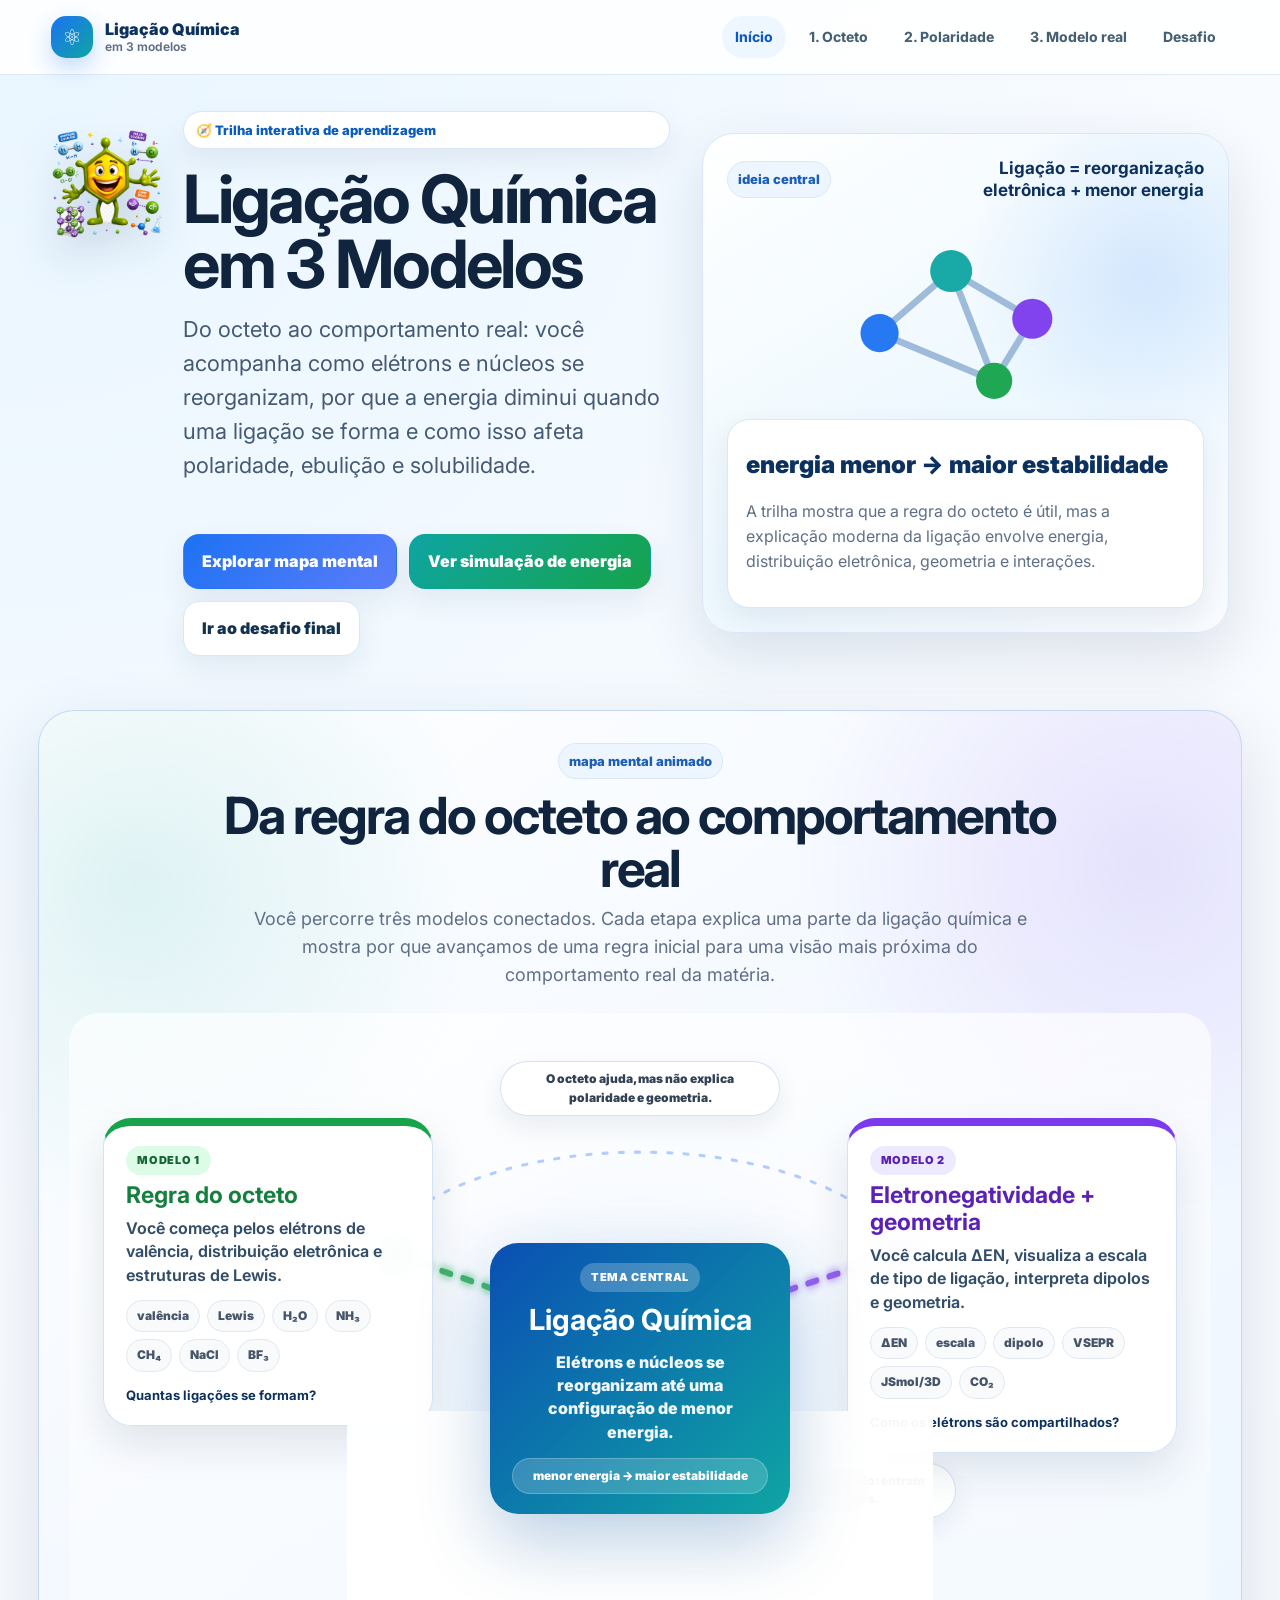
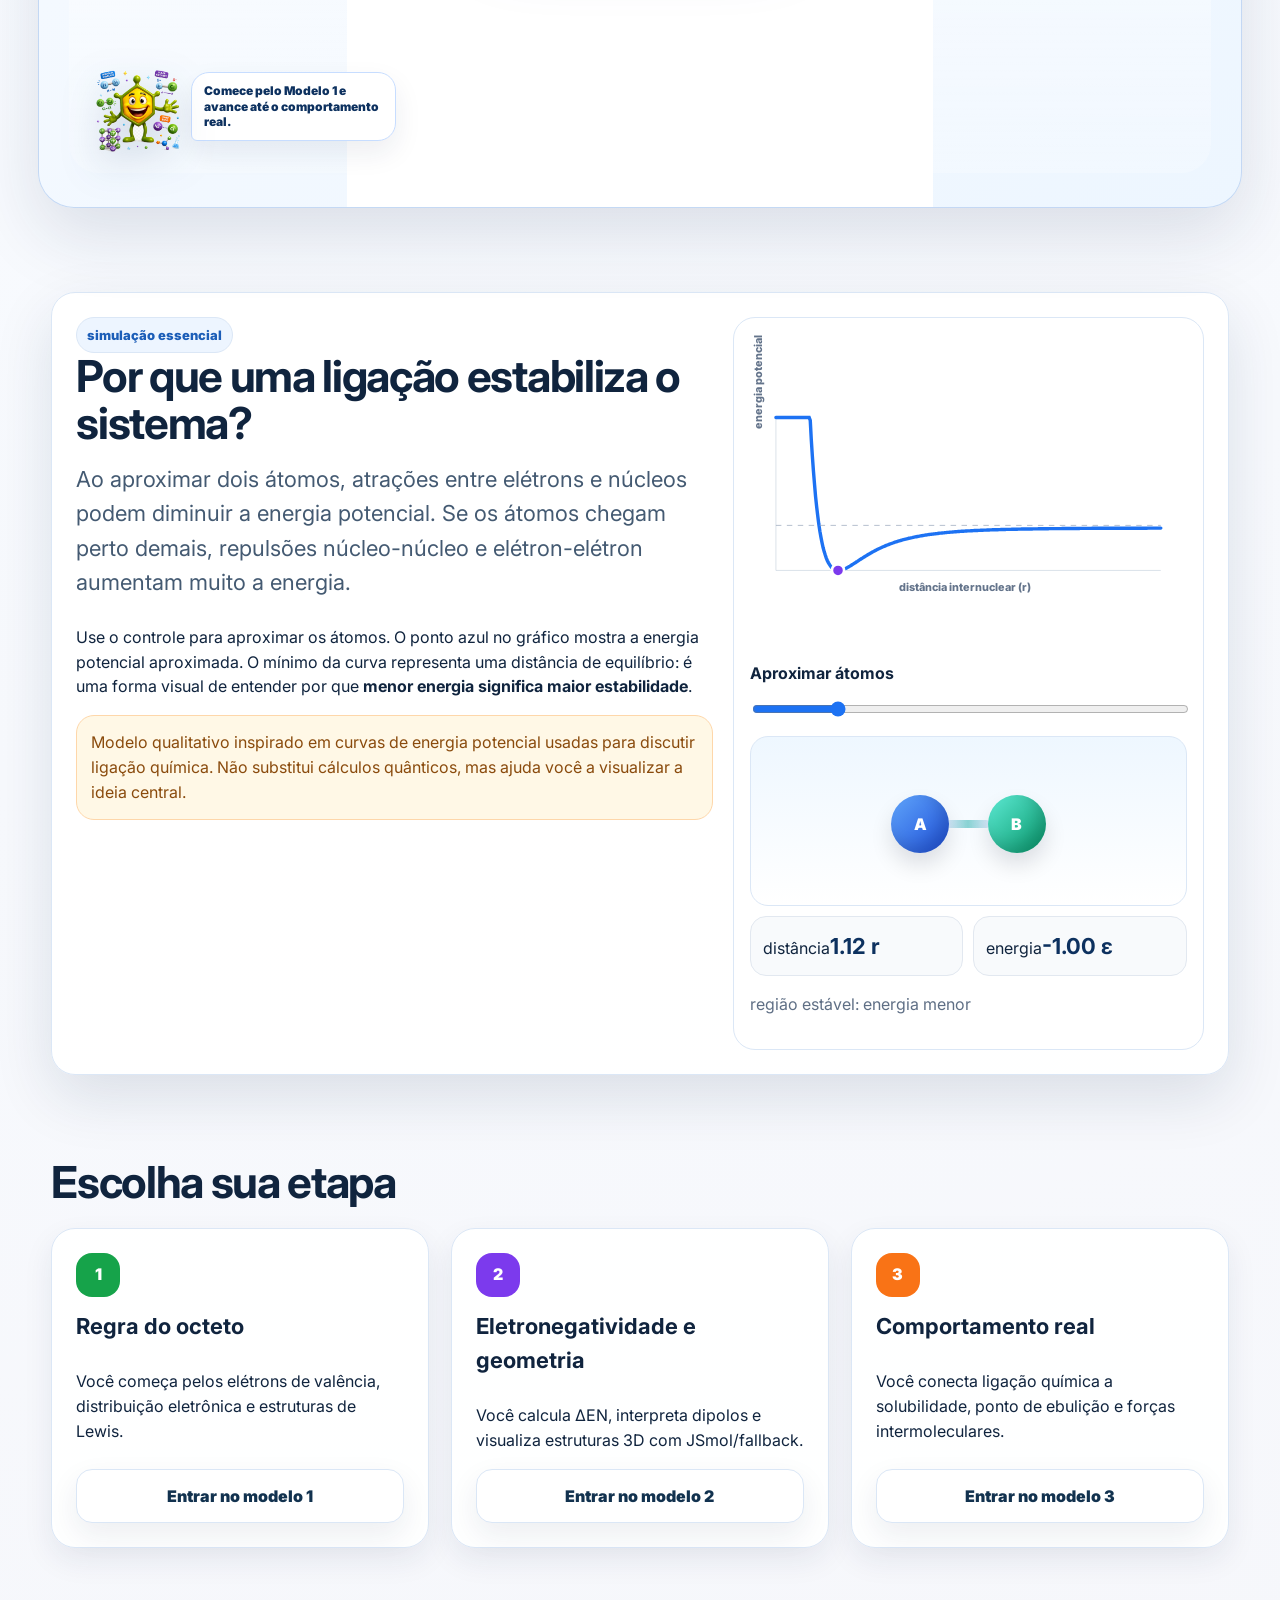
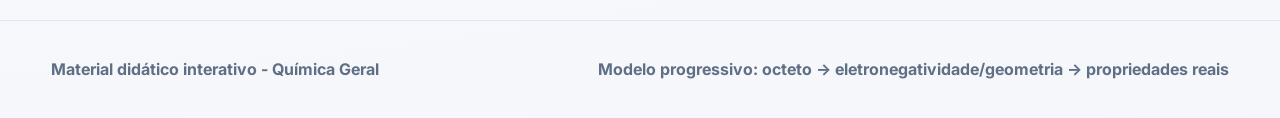
<file: index.html>
<!doctype html><html lang="pt-BR"><head><meta charset="utf-8"><meta name="viewport" content="width=device-width, initial-scale=1"><title>Ligação Química em 3 Modelos</title><link rel="preconnect" href="https://fonts.googleapis.com"><link rel="preconnect" href="https://fonts.gstatic.com" crossorigin><link href="https://fonts.googleapis.com/css2?family=Inter:wght@500;650;750;850;900&display=swap" rel="stylesheet"><link rel="stylesheet" href="assets/style.css"></head><body><header class="nav"><div class="container nav-inner"><a class="brand" href="index.html"><div class="brand-mark">⚛</div><div>Ligação Química<small>em 3 modelos</small></div></a><nav class="nav-links"><a class="active" href="index.html">Início</a><a class="" href="modelo1_octeto.html">1. Octeto</a><a class="" href="modelo2_eletronegatividade_geometria.html">2. Polaridade</a><a class="" href="modelo3_comportamento_real.html">3. Modelo real</a><a class="" href="desafio.html">Desafio</a></nav></div></header>
<main>
<section class="hero hero-v12"><div class="container hero-grid hero-grid-v12"><div class="hero-copy"><img src="assets/ben_ligacoes_transparente.png" class="hero-ben-left" alt="Ben, mascote da trilha, apresentando os modelos de ligação química"><span class="eyebrow">🧭 Trilha interativa de aprendizagem</span><h1>Ligação Química em 3 Modelos</h1><p class="lead">Do octeto ao comportamento real: você acompanha como elétrons e núcleos se reorganizam, por que a energia diminui quando uma ligação se forma e como isso afeta polaridade, ebulição e solubilidade.</p><div class="hero-actions"><a class="btn primary" href="#mapa">Explorar mapa mental</a><a class="btn green" href="#energia">Ver simulação de energia</a><a class="btn" href="desafio.html">Ir ao desafio final</a></div></div><div class="hero-card concept-card"><div class="concept-top"><span class="pill">ideia central</span><strong>Ligação = reorganização eletrônica + menor energia</strong></div><svg class="hero-molecule" viewBox="0 0 320 220"><g fill="none" stroke="#9ab8d9" stroke-width="7" stroke-linecap="round"><path d="M70 130 L145 65 L230 115 L190 180 L70 130"/><path d="M145 65 L190 180"/></g><g><circle cx="70" cy="130" r="20" fill="#1d72f3"/><circle cx="145" cy="65" r="22" fill="#0ea5a3"/><circle cx="230" cy="115" r="21" fill="#7c3aed"/><circle cx="190" cy="180" r="19" fill="#16a34a"/></g></svg><div class="formula-card formula-card-v12"><div class="eq">energia menor → maior estabilidade</div><p class="muted">A trilha mostra que a regra do octeto é útil, mas a explicação moderna da ligação envolve energia, distribuição eletrônica, geometria e interações.</p></div></div></div></section>

<section id="mapa" class="section section-map-v13">
  <div class="wide">
    <div class="map-v13-wrap">
      <div class="map-v13-title">
        <span class="pill">mapa mental animado</span>
        <h2>Da regra do octeto ao comportamento real</h2>
        <p>Você percorre três modelos conectados. Cada etapa explica uma parte da ligação química e mostra por que avançamos de uma regra inicial para uma visão mais próxima do comportamento real da matéria.</p>
      </div>

      <div class="map-v13-canvas" aria-label="Mapa mental da trilha de ligação química">
        <svg class="map-v13-lines" viewBox="0 0 1200 620" preserveAspectRatio="none" aria-hidden="true">
          <defs>
            <filter id="glowLine" x="-20%" y="-20%" width="140%" height="140%">
              <feGaussianBlur stdDeviation="4" result="blur"/>
              <feMerge><feMergeNode in="blur"/><feMergeNode in="SourceGraphic"/></feMerge>
            </filter>
            <marker id="arrowGreen" viewBox="0 0 10 10" refX="8" refY="5" markerWidth="7" markerHeight="7" orient="auto-start-reverse">
              <path d="M 0 0 L 10 5 L 0 10 z" fill="#16a34a"></path>
            </marker>
            <marker id="arrowPurple" viewBox="0 0 10 10" refX="8" refY="5" markerWidth="7" markerHeight="7" orient="auto-start-reverse">
              <path d="M 0 0 L 10 5 L 0 10 z" fill="#7c3aed"></path>
            </marker>
            <marker id="arrowOrange" viewBox="0 0 10 10" refX="8" refY="5" markerWidth="7" markerHeight="7" orient="auto-start-reverse">
              <path d="M 0 0 L 10 5 L 0 10 z" fill="#f97316"></path>
            </marker>
          </defs>

          <path class="v13-line v13-green" d="M600 272 C505 242 414 214 325 194" marker-end="url(#arrowGreen)"></path>
          <path class="v13-line v13-purple" d="M600 272 C697 242 793 214 890 194" marker-end="url(#arrowPurple)"></path>
          <path class="v13-line v13-orange" d="M600 325 C600 405 600 462 600 505" marker-end="url(#arrowOrange)"></path>

          <path class="v13-flow v13-flow-a" d="M335 178 C450 92 752 92 866 178"></path>
          <path class="v13-flow v13-flow-b" d="M875 252 C816 370 722 460 645 504"></path>
        </svg>

        <a class="map-v13-node map-v13-core" href="#energia">
          <span class="v13-kicker">tema central</span>
          <h3>Ligação Química</h3>
          <p>Elétrons e núcleos se reorganizam até uma configuração de menor energia.</p>
          <div class="v13-core-mini">menor energia → maior estabilidade</div>
        </a>

        <a class="map-v13-node map-v13-model map-v13-m1" href="modelo1_octeto.html">
          <span class="v13-kicker v13-green-bg">modelo 1</span>
          <h3>Regra do octeto</h3>
          <p>Você começa pelos elétrons de valência, distribuição eletrônica e estruturas de Lewis.</p>
          <div class="v13-subnodes">
            <span>valência</span><span>Lewis</span><span>H₂O</span><span>NH₃</span><span>CH₄</span><span>NaCl</span><span>BF₃</span>
          </div>
          <strong class="v13-question">Quantas ligações se formam?</strong>
        </a>

        <a class="map-v13-node map-v13-model map-v13-m2" href="modelo2_eletronegatividade_geometria.html">
          <span class="v13-kicker v13-purple-bg">modelo 2</span>
          <h3>Eletronegatividade + geometria</h3>
          <p>Você calcula ΔEN, visualiza a escala de tipo de ligação, interpreta dipolos e geometria.</p>
          <div class="v13-subnodes">
            <span>ΔEN</span><span>escala</span><span>dipolo</span><span>VSEPR</span><span>JSmol/3D</span><span>CO₂</span>
          </div>
          <strong class="v13-question">Como os elétrons são compartilhados?</strong>
        </a>

        <a class="map-v13-node map-v13-model map-v13-m3" href="modelo3_comportamento_real.html">
          <span class="v13-kicker v13-orange-bg">modelo 3</span>
          <h3>Comportamento real</h3>
          <p>Você conecta ligação química a energia, interações, massa molar, ebulição, solubilidade e hidratação.</p>
          <div class="v13-subnodes">
            <span>ebulição</span><span>solubilidade</span><span>London</span><span>ligação H</span><span>rede iônica</span>
          </div>
          <strong class="v13-question">Como a substância se comporta?</strong>
        </a>

        <div class="map-v13-bridge map-v13-bridge-a">O octeto ajuda, mas não explica polaridade e geometria.</div>
        <div class="map-v13-bridge map-v13-bridge-b">Polaridade não explica tudo: entram energia e interações.</div>

        <div class="map-v13-ben">
          <img src="assets/ben_ligacoes_transparente.png" alt="Ben, mascote da trilha">
          <div class="map-v13-speech">Comece pelo Modelo 1 e avance até o comportamento real.</div>
        </div>
      </div>
    </div>
  </div>
</section>
<section id="energia" class="section"><div class="container"><div class="card glow"><div class="energy-layout"><div><span class="pill">simulação essencial</span><h2>Por que uma ligação estabiliza o sistema?</h2><p class="lead">Ao aproximar dois átomos, atrações entre elétrons e núcleos podem diminuir a energia potencial. Se os átomos chegam perto demais, repulsões núcleo-núcleo e elétron-elétron aumentam muito a energia.</p><p>Use o controle para aproximar os átomos. O ponto azul no gráfico mostra a energia potencial aproximada. O mínimo da curva representa uma distância de equilíbrio: é uma forma visual de entender por que <strong>menor energia significa maior estabilidade</strong>.</p><div class="note">Modelo qualitativo inspirado em curvas de energia potencial usadas para discutir ligação química. Não substitui cálculos quânticos, mas ajuda você a visualizar a ideia central.</div></div><div class="energy-box"><svg id="energyGraph" class="energy-graph" viewBox="0 0 640 300"><line x1="38" y1="262" x2="602" y2="262" stroke="#cbd5e1"/><line x1="38" y1="38" x2="38" y2="262" stroke="#cbd5e1"/><text x="315" y="292" text-anchor="middle" fill="#64748b" font-weight="800">distância internuclear (r)</text><text x="18" y="55" transform="rotate(-90 18 55)" fill="#64748b" font-weight="800">energia potencial U(r)</text><path id="energyPath" fill="none" stroke="#1d72f3" stroke-width="5" stroke-linecap="round"/><line x1="38" y1="196" x2="602" y2="196" stroke="#94a3b8" stroke-dasharray="8 8"/><circle id="energyMarker" r="9" fill="#7c3aed" stroke="#fff" stroke-width="4"/></svg><label><strong>Aproximar átomos</strong><input id="distanceSlider" type="range" min="0.75" max="3.05" step="0.01" value="1.12"></label><div class="atom-stage" id="atomStage"><div id="bondGlow" class="bond-glow"></div><div id="atomA" class="atom a">A</div><div id="atomB" class="atom b">B</div></div><div class="energy-readout"><div class="readout"><span>distância</span><strong id="distVal">--</strong></div><div class="readout"><span>energia</span><strong id="uVal">--</strong></div></div><p id="energyState" class="muted"></p></div></div></div></div></section>
<section class="section"><div class="container"><h2>Escolha sua etapa</h2><div class="grid-3 path-cards"><article class="card model-card"><div class="num one">1</div><h3>Regra do octeto</h3><p>Você começa pelos elétrons de valência, distribuição eletrônica e estruturas de Lewis.</p><a class="btn" href="modelo1_octeto.html">Entrar no modelo 1</a></article><article class="card model-card"><div class="num two">2</div><h3>Eletronegatividade e geometria</h3><p>Você calcula ΔEN, interpreta dipolos e visualiza estruturas 3D com JSmol/fallback.</p><a class="btn" href="modelo2_eletronegatividade_geometria.html">Entrar no modelo 2</a></article><article class="card model-card"><div class="num three">3</div><h3>Comportamento real</h3><p>Você conecta ligação química a solubilidade, ponto de ebulição e forças intermoleculares.</p><a class="btn" href="modelo3_comportamento_real.html">Entrar no modelo 3</a></article></div></div></section>
</main>
<footer class="footer"><div class="container"><span>Material didático interativo - Química Geral</span><span>Modelo progressivo: octeto → eletronegatividade/geometria → propriedades reais</span></div></footer><script src="assets/app.js"></script></body></html>
</file>
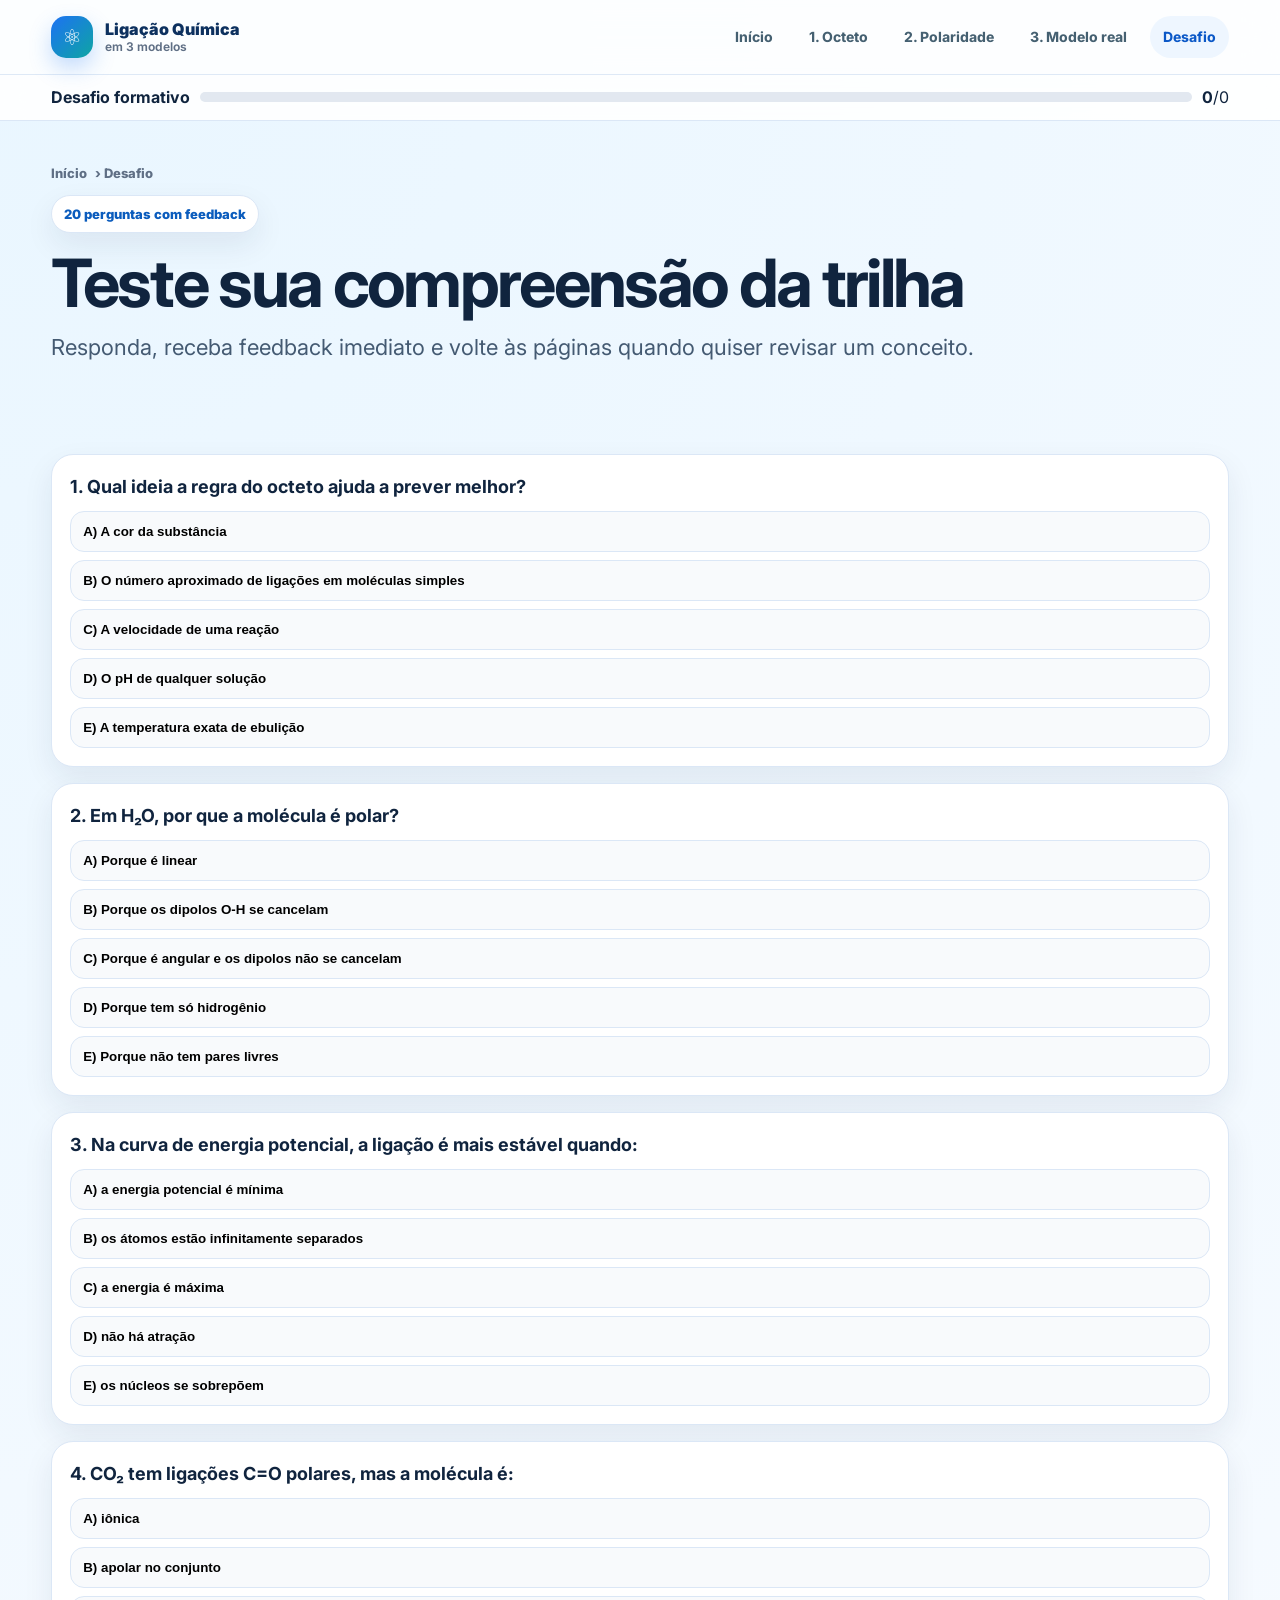
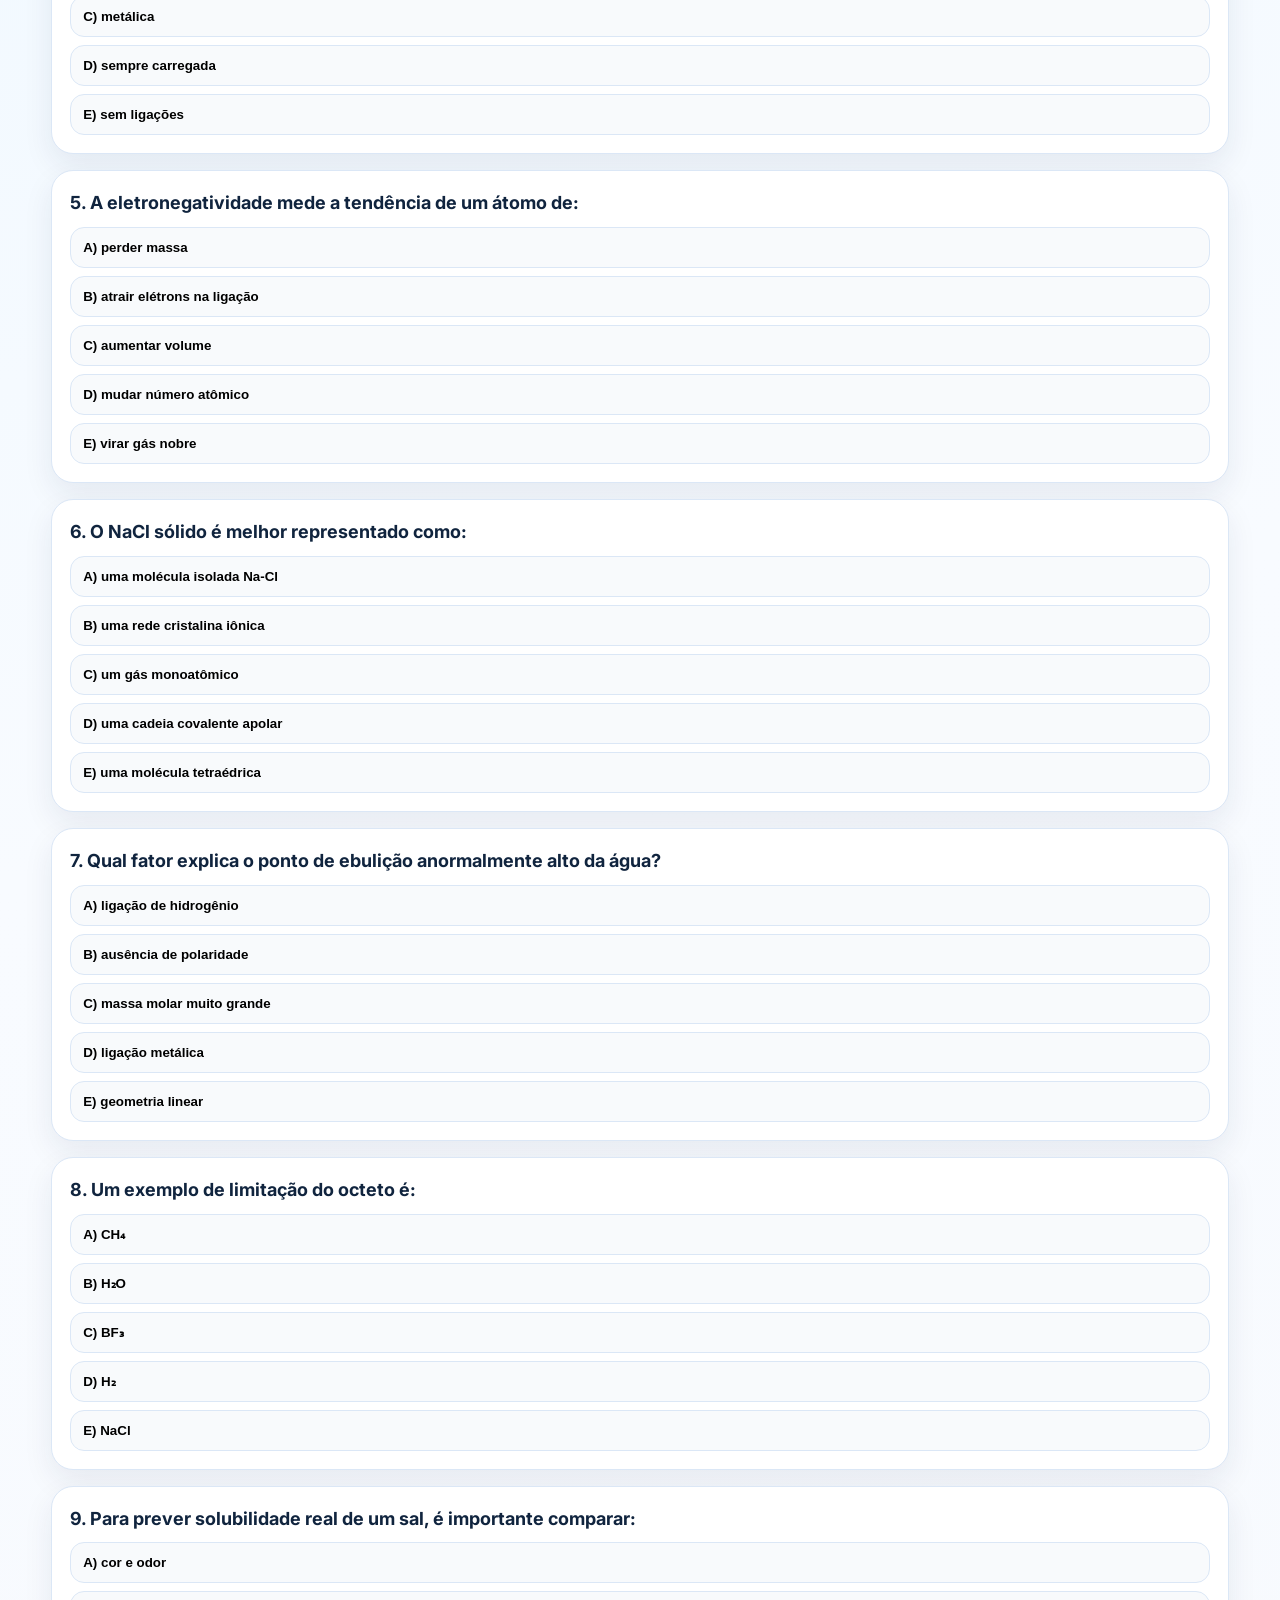
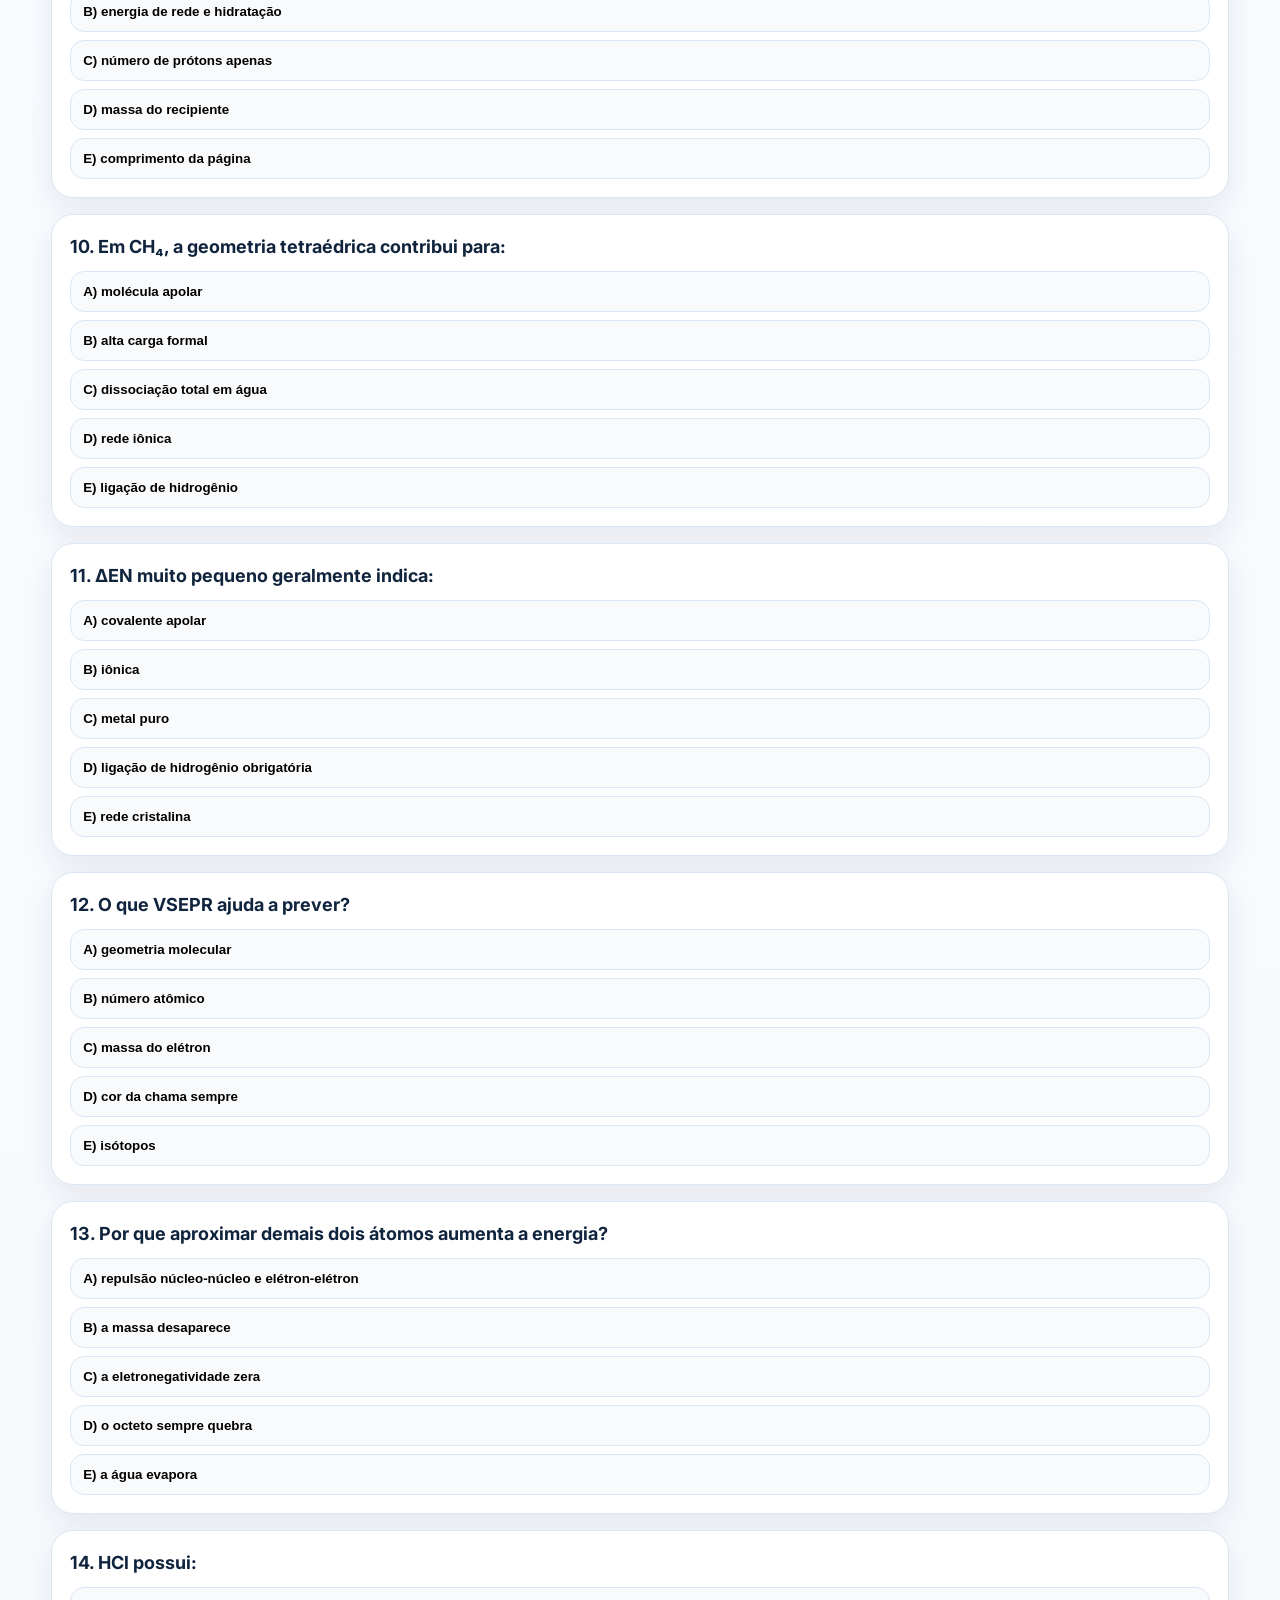
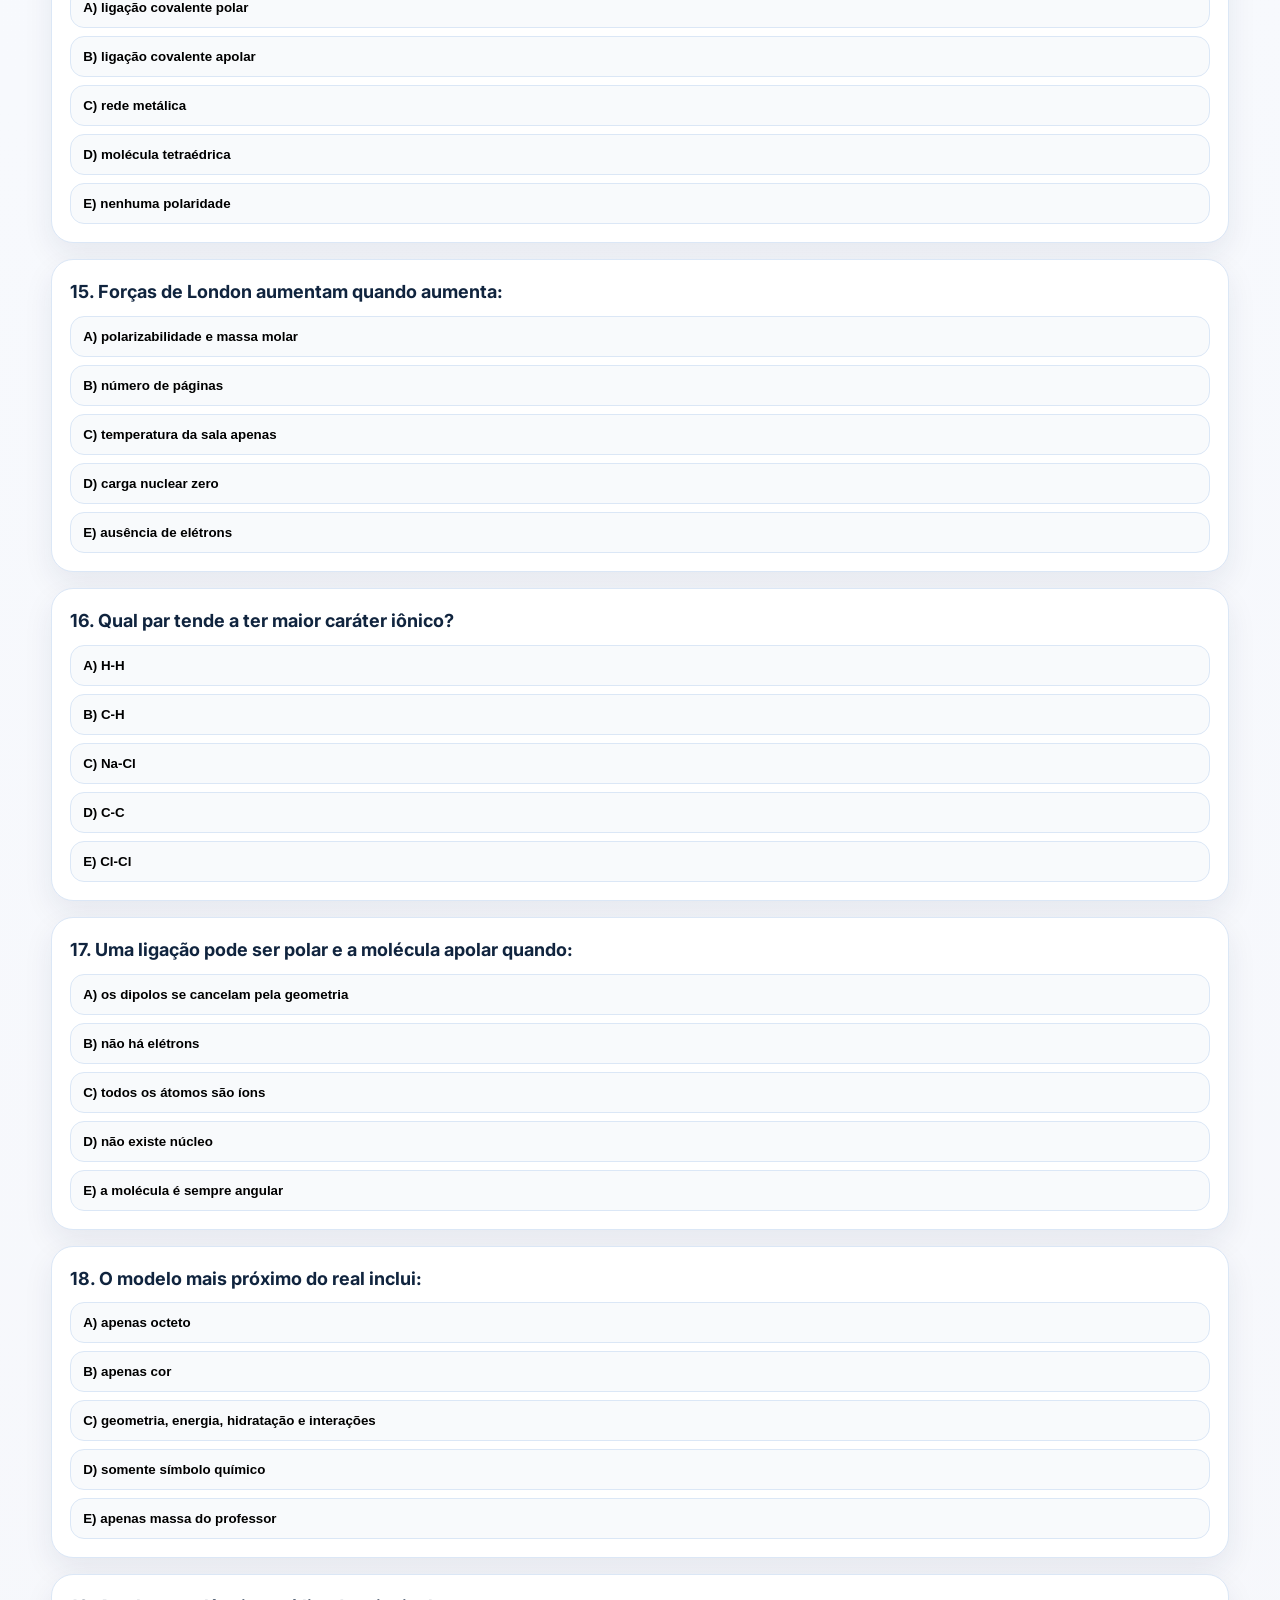
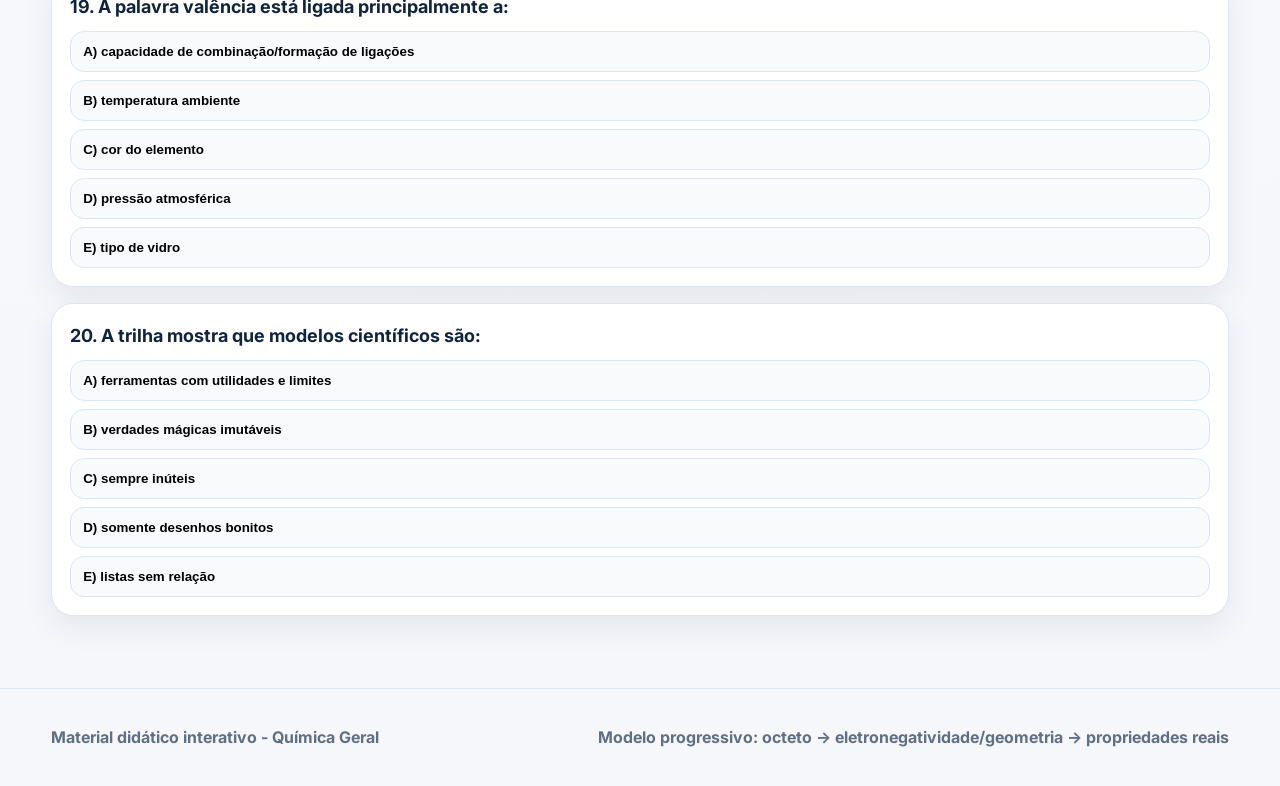
<file: desafio.html>
<!doctype html><html lang="pt-BR"><head><meta charset="utf-8"><meta name="viewport" content="width=device-width, initial-scale=1"><title>Desafio Final - Ligação Química</title><link rel="preconnect" href="https://fonts.googleapis.com"><link rel="preconnect" href="https://fonts.gstatic.com" crossorigin><link href="https://fonts.googleapis.com/css2?family=Inter:wght@500;650;750;850;900&display=swap" rel="stylesheet"><link rel="stylesheet" href="assets/style.css"></head><body><header class="nav"><div class="container nav-inner"><a class="brand" href="index.html"><div class="brand-mark">⚛</div><div>Ligação Química<small>em 3 modelos</small></div></a><nav class="nav-links"><a class="" href="index.html">Início</a><a class="" href="modelo1_octeto.html">1. Octeto</a><a class="" href="modelo2_eletronegatividade_geometria.html">2. Polaridade</a><a class="" href="modelo3_comportamento_real.html">3. Modelo real</a><a class="active" href="desafio.html">Desafio</a></nav></div></header>
<div class="progress-top"><div class="container progress-inner"><strong>Desafio formativo</strong><div class="progress-bar"><i id="quizProgress"></i></div><span><strong id="scoreVal">0</strong>/<span id="answeredVal">0</span></span></div></div>
<main><section class="page-hero"><div class="container"><div class="crumb"><a href="index.html">Início</a> › Desafio</div><span class="eyebrow">20 perguntas com feedback</span><h1>Teste sua compreensão da trilha</h1><p class="lead">Responda, receba feedback imediato e volte às páginas quando quiser revisar um conceito.</p></div></section><section class="section"><div class="container"><div id="quizBox" class="quiz-grid"></div></div></section></main>
<footer class="footer"><div class="container"><span>Material didático interativo - Química Geral</span><span>Modelo progressivo: octeto → eletronegatividade/geometria → propriedades reais</span></div></footer><script src="assets/app.js"></script></body></html>
</file>
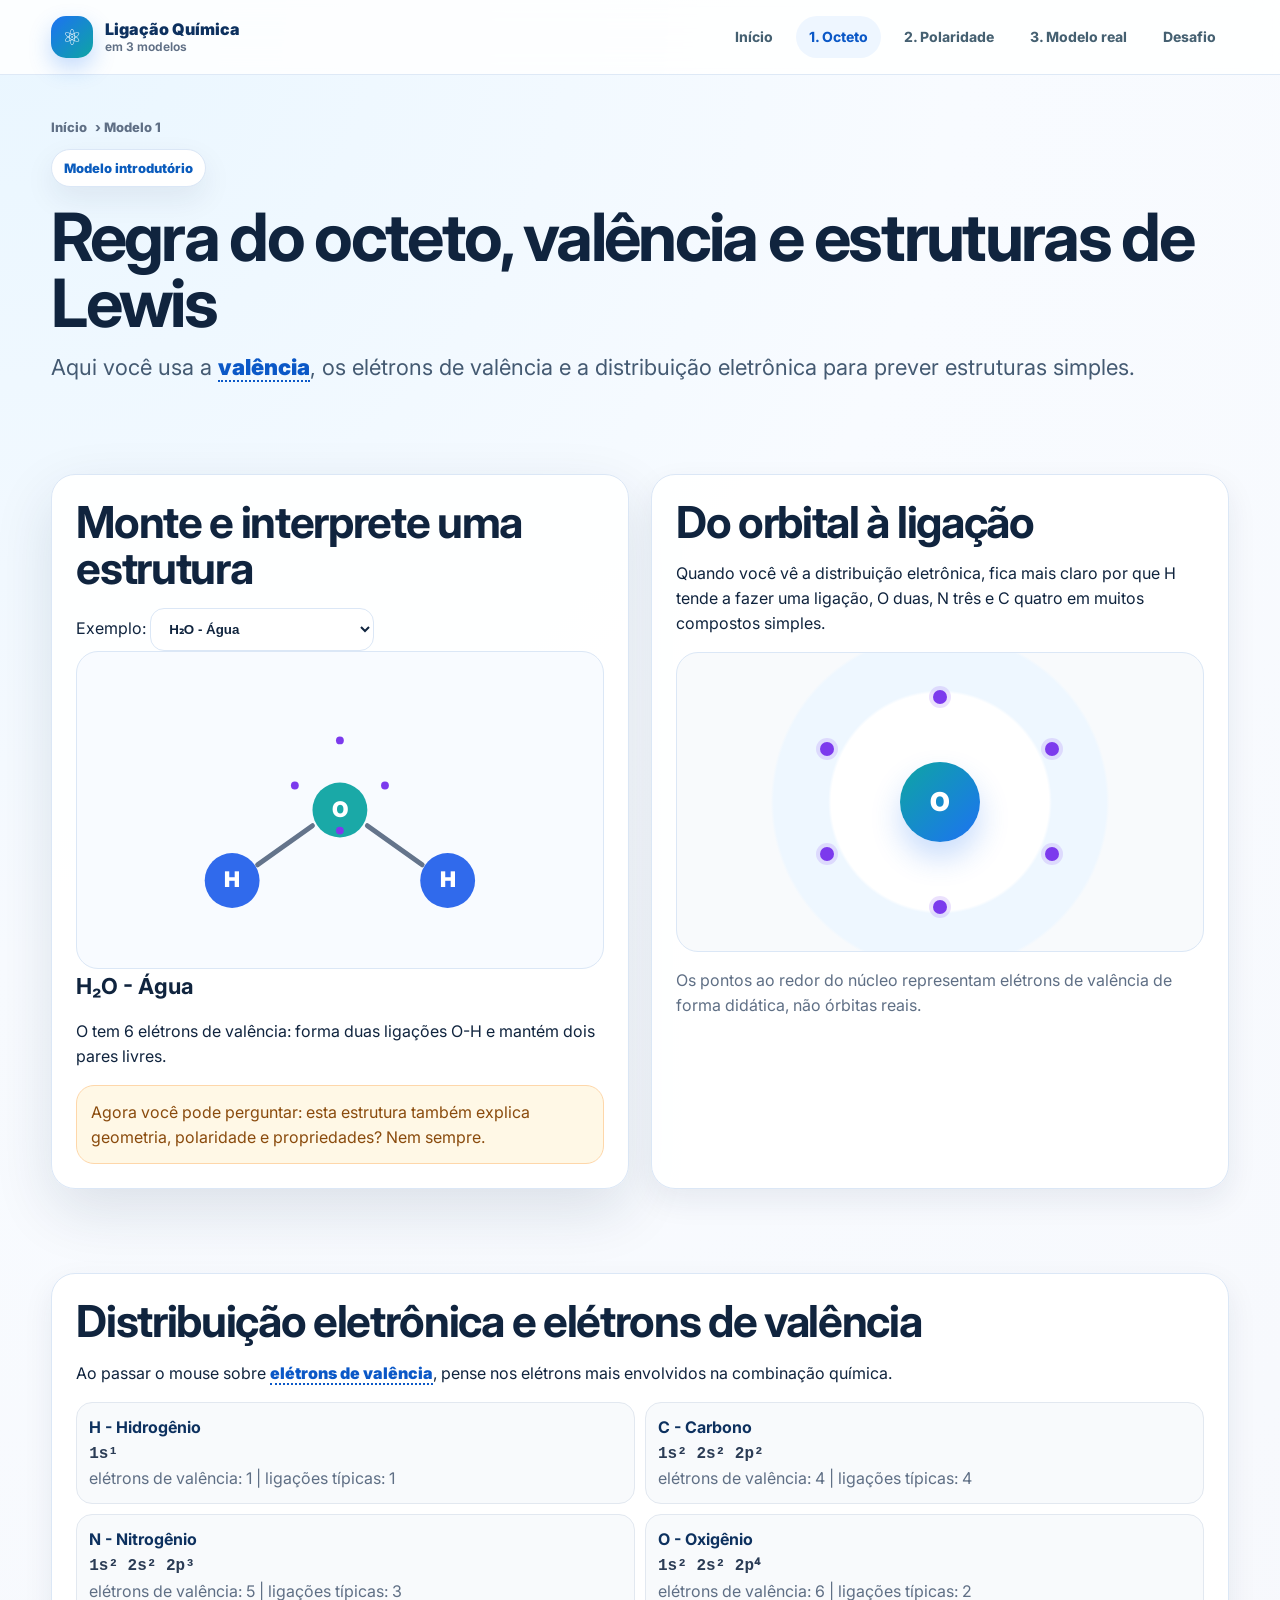
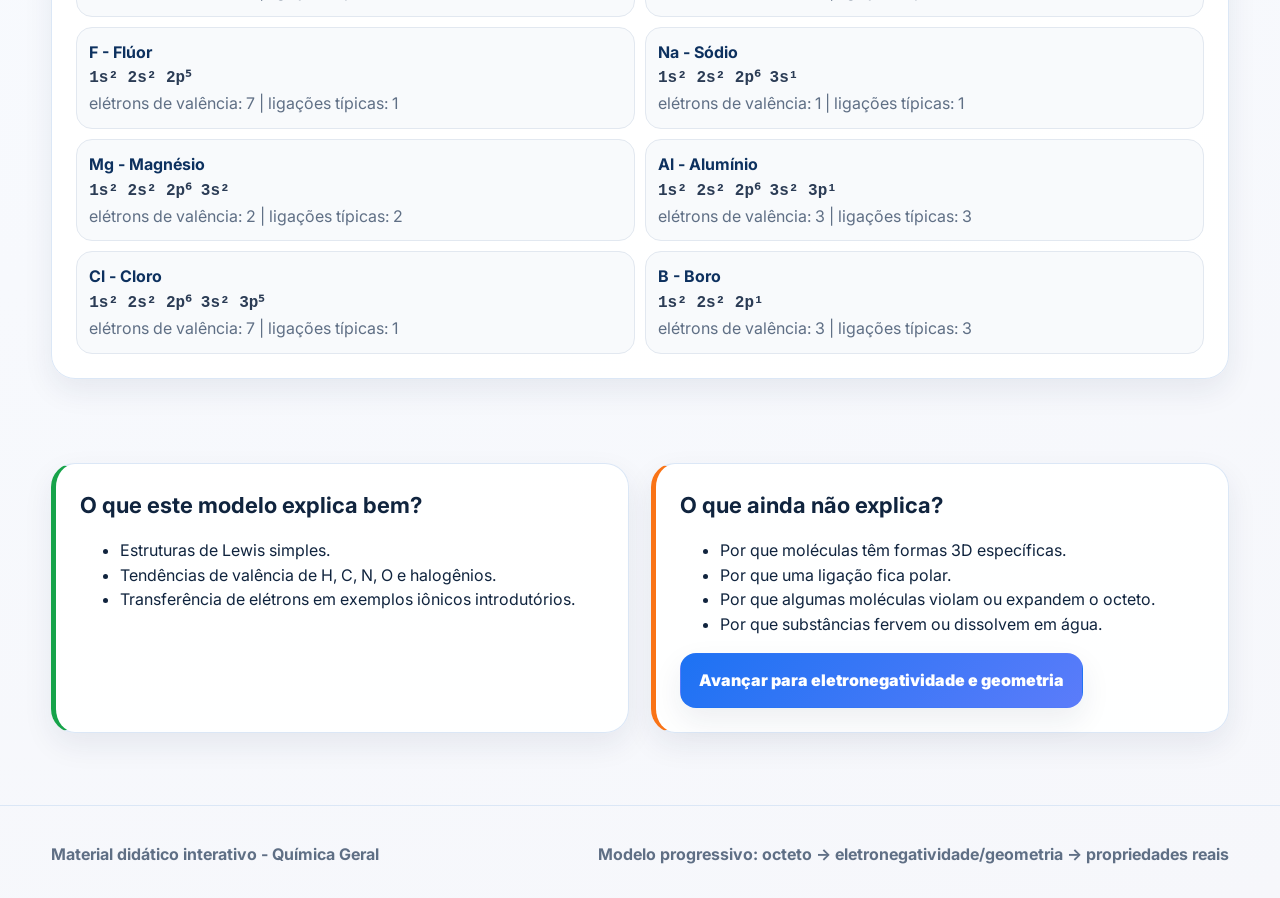
<file: modelo1_octeto.html>
<!doctype html><html lang="pt-BR"><head><meta charset="utf-8"><meta name="viewport" content="width=device-width, initial-scale=1"><title>Modelo 1 - Regra do Octeto</title><link rel="preconnect" href="https://fonts.googleapis.com"><link rel="preconnect" href="https://fonts.gstatic.com" crossorigin><link href="https://fonts.googleapis.com/css2?family=Inter:wght@500;650;750;850;900&display=swap" rel="stylesheet"><link rel="stylesheet" href="assets/style.css"></head><body><header class="nav"><div class="container nav-inner"><a class="brand" href="index.html"><div class="brand-mark">⚛</div><div>Ligação Química<small>em 3 modelos</small></div></a><nav class="nav-links"><a class="" href="index.html">Início</a><a class="active" href="modelo1_octeto.html">1. Octeto</a><a class="" href="modelo2_eletronegatividade_geometria.html">2. Polaridade</a><a class="" href="modelo3_comportamento_real.html">3. Modelo real</a><a class="" href="desafio.html">Desafio</a></nav></div></header>
<main><section class="page-hero"><div class="container"><div class="crumb"><a href="index.html">Início</a> › Modelo 1</div><span class="eyebrow">Modelo introdutório</span><h1>Regra do octeto, valência e estruturas de Lewis</h1><p class="lead">Aqui você usa a <span class="term" data-tip="Valência é a capacidade de combinação de um átomo. No ensino introdutório, costuma ser ligada ao número de ligações que o átomo tende a formar.">valência</span>, os elétrons de valência e a distribuição eletrônica para prever estruturas simples.</p></div></section>
<section class="section"><div class="container grid-2"><div class="card glow"><h2>Monte e interprete uma estrutura</h2><div class="toolbar"><label>Exemplo: <select id="molSelect"></select></label></div><div class="lewis-board"><svg id="lewisSvg" class="lewis-svg" viewBox="0 0 500 280"></svg></div><h3 id="octetTitle"></h3><p id="octetExplain"></p><div class="note" id="octetLimit"></div></div><div class="card"><h2>Do orbital à ligação</h2><p>Quando você vê a distribuição eletrônica, fica mais claro por que H tende a fazer uma ligação, O duas, N três e C quatro em muitos compostos simples.</p><div id="shell" class="electron-shell"></div><p class="muted">Os pontos ao redor do núcleo representam elétrons de valência de forma didática, não órbitas reais.</p></div></div></section>
<section class="section"><div class="container"><div class="card"><h2>Distribuição eletrônica e elétrons de valência</h2><p>Ao passar o mouse sobre <span class="term" data-tip="No contexto desta trilha, elétrons de valência são os elétrons da camada mais externa que participam mais diretamente da formação de ligações.">elétrons de valência</span>, pense nos elétrons mais envolvidos na combinação química.</p><div id="configCards" class="config-list"></div></div></div></section>
<section class="section"><div class="container grid-2"><div class="card good"><h3>O que este modelo explica bem?</h3><ul><li>Estruturas de Lewis simples.</li><li>Tendências de valência de H, C, N, O e halogênios.</li><li>Transferência de elétrons em exemplos iônicos introdutórios.</li></ul></div><div class="card limit"><h3>O que ainda não explica?</h3><ul><li>Por que moléculas têm formas 3D específicas.</li><li>Por que uma ligação fica polar.</li><li>Por que algumas moléculas violam ou expandem o octeto.</li><li>Por que substâncias fervem ou dissolvem em água.</li></ul><a class="btn primary" href="modelo2_eletronegatividade_geometria.html">Avançar para eletronegatividade e geometria</a></div></div></section></main>
<footer class="footer"><div class="container"><span>Material didático interativo - Química Geral</span><span>Modelo progressivo: octeto → eletronegatividade/geometria → propriedades reais</span></div></footer><script src="assets/app.js"></script></body></html>
</file>
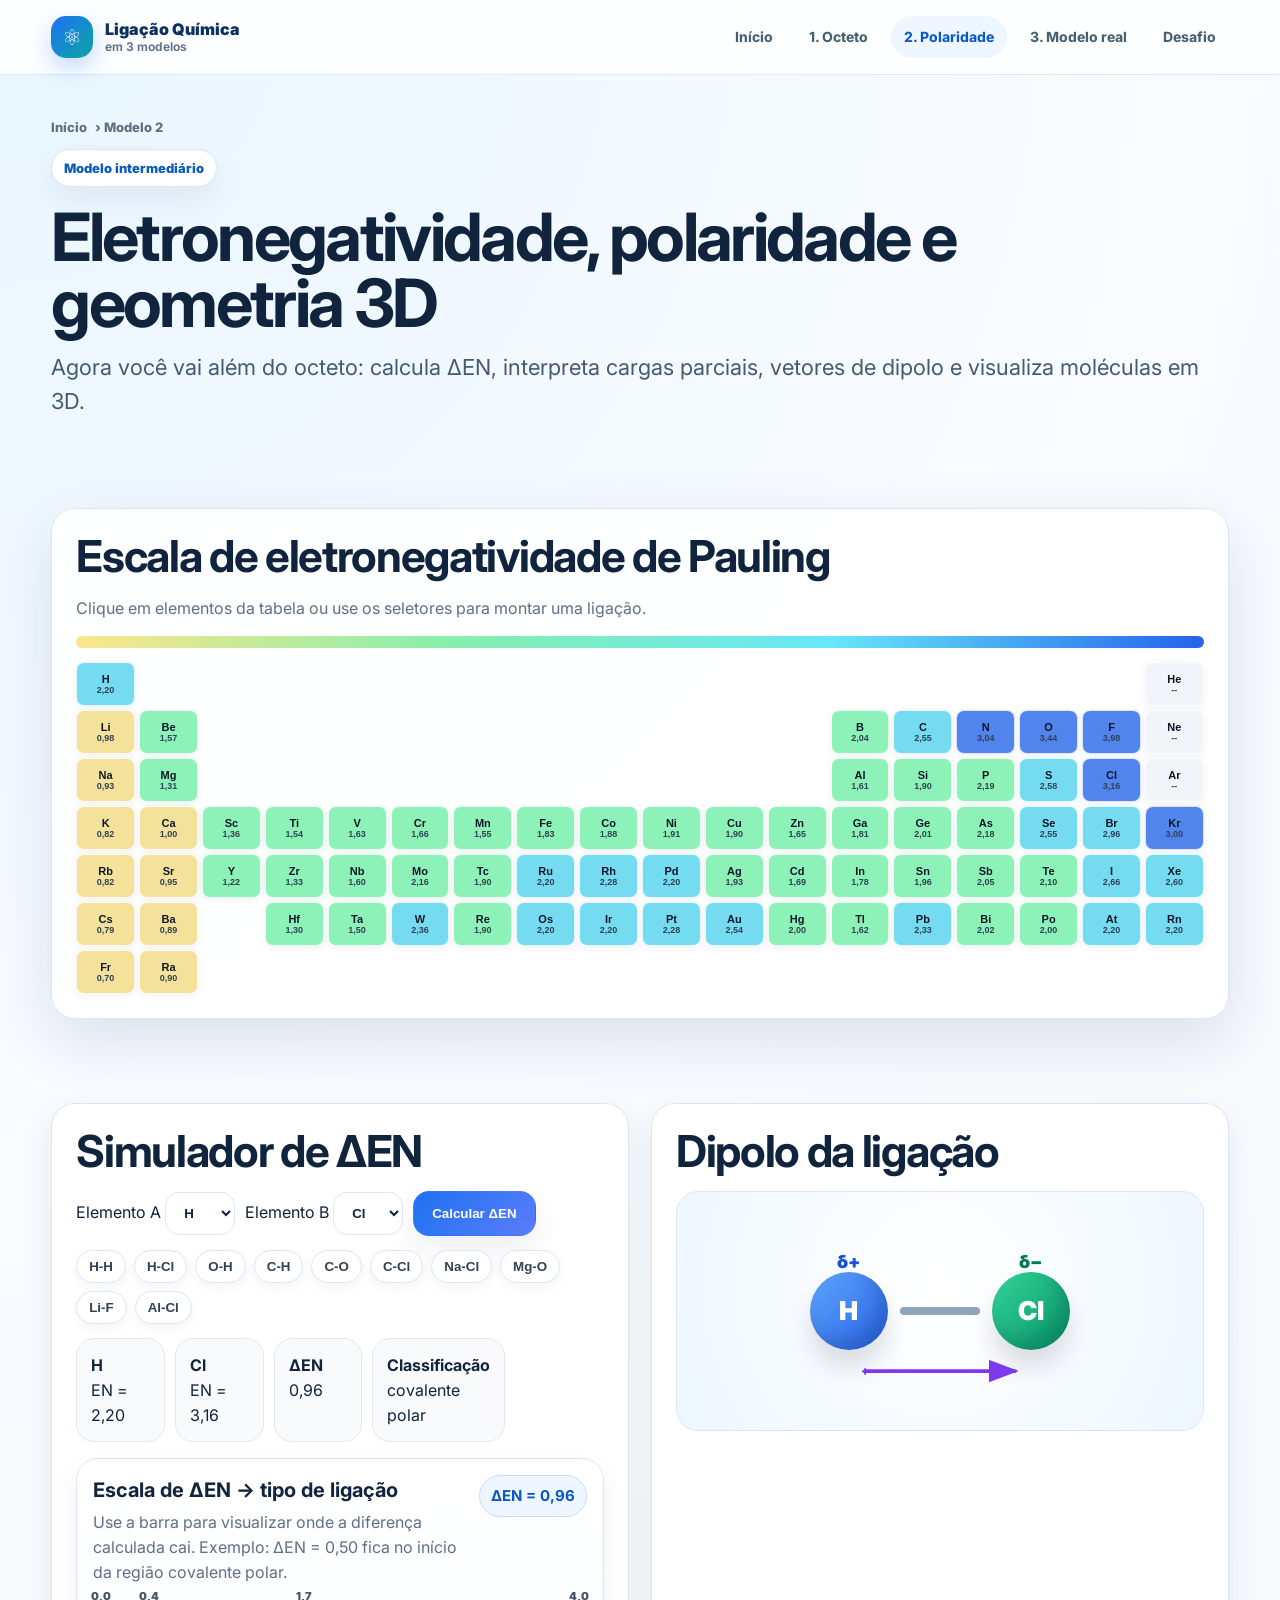
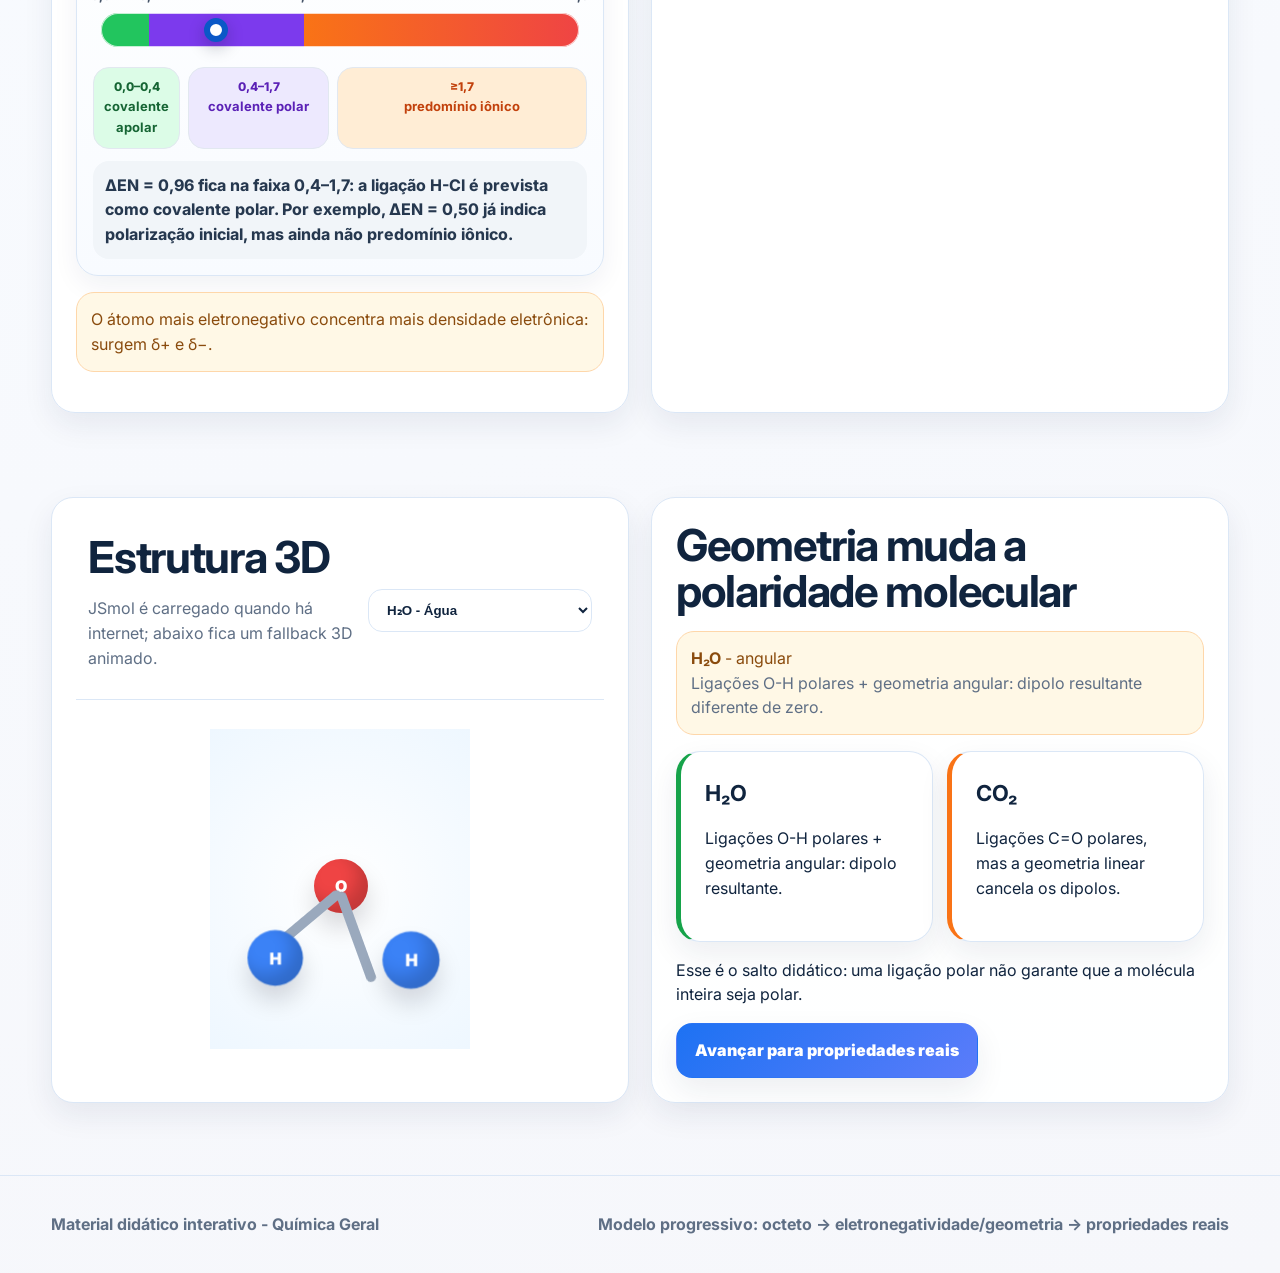
<file: modelo2_eletronegatividade_geometria.html>
<!doctype html><html lang="pt-BR"><head><meta charset="utf-8"><meta name="viewport" content="width=device-width, initial-scale=1"><title>Modelo 2 - Eletronegatividade e Geometria</title><link rel="preconnect" href="https://fonts.googleapis.com"><link rel="preconnect" href="https://fonts.gstatic.com" crossorigin><link href="https://fonts.googleapis.com/css2?family=Inter:wght@500;650;750;850;900&display=swap" rel="stylesheet"><link rel="stylesheet" href="assets/style.css"></head><body><header class="nav"><div class="container nav-inner"><a class="brand" href="index.html"><div class="brand-mark">⚛</div><div>Ligação Química<small>em 3 modelos</small></div></a><nav class="nav-links"><a class="" href="index.html">Início</a><a class="" href="modelo1_octeto.html">1. Octeto</a><a class="active" href="modelo2_eletronegatividade_geometria.html">2. Polaridade</a><a class="" href="modelo3_comportamento_real.html">3. Modelo real</a><a class="" href="desafio.html">Desafio</a></nav></div></header>
<main><section class="page-hero"><div class="container"><div class="crumb"><a href="index.html">Início</a> › Modelo 2</div><span class="eyebrow">Modelo intermediário</span><h1>Eletronegatividade, polaridade e geometria 3D</h1><p class="lead">Agora você vai além do octeto: calcula ΔEN, interpreta cargas parciais, vetores de dipolo e visualiza moléculas em 3D.</p></div></section>
<section class="section"><div class="container"><div class="card glow"><h2>Escala de eletronegatividade de Pauling</h2><p class="muted">Clique em elementos da tabela ou use os seletores para montar uma ligação.</p><div class="legend-bar"></div><div id="enTable" class="en-table"></div></div></div></section>
<section class="section"><div class="container grid-2"><div class="card"><h2>Simulador de ΔEN</h2><div class="toolbar"><label>Elemento A <select id="elA" data-elements></select></label><label>Elemento B <select id="elB" data-elements></select></label><button class="btn primary" onclick="updateBond(document.getElementById('elA').value,document.getElementById('elB').value)">Calcular ΔEN</button></div><div id="pairChips" class="example-chips"></div><div id="bondValues" class="score-grid"></div><div class="bond-scale-card"><div class="scale-head"><div><h3>Escala de ΔEN → tipo de ligação</h3><p class="muted">Use a barra para visualizar onde a diferença calculada cai. Exemplo: ΔEN = 0,50 fica no início da região covalente polar.</p></div><strong id="scaleDelta">ΔEN = --</strong></div><div class="bond-scale"><div id="bondScaleMarker" class="bond-scale-marker"></div><div class="tick t0">0,0</div><div class="tick t04">0,4</div><div class="tick t17">1,7</div><div class="tick t40">4,0</div></div><div class="scale-zones"><span class="zone apolar">0,0–0,4<br><b>covalente apolar</b></span><span class="zone polar">0,4–1,7<br><b>covalente polar</b></span><span class="zone ionica">≥1,7<br><b>predomínio iônico</b></span></div><p id="bondScaleText" class="scale-explain"></p></div><p id="bondText" class="note"></p></div><div class="card"><h2>Dipolo da ligação</h2><div id="bondVis" class="bond-vis"></div></div></div></section>
<section class="section"><div class="container grid-2"><div class="card viewer3d"><div class="viewer-head"><div><h2>Estrutura 3D</h2><p class="muted">JSmol é carregado quando há internet; abaixo fica um fallback 3D animado.</p></div><select id="mol3dSelect"></select></div><div id="jsmolBox"><div id="fallback3d" class="fallback-3d"></div></div></div><div class="card"><h2>Geometria muda a polaridade molecular</h2><p id="geomInfo" class="note"></p><div class="explains"><div class="card good"><h3>H₂O</h3><p>Ligações O-H polares + geometria angular: dipolo resultante.</p></div><div class="card limit"><h3>CO₂</h3><p>Ligações C=O polares, mas a geometria linear cancela os dipolos.</p></div></div><p>Esse é o salto didático: uma ligação polar não garante que a molécula inteira seja polar.</p><a class="btn primary" href="modelo3_comportamento_real.html">Avançar para propriedades reais</a></div></div></section></main>
<script src="https://chemapps.stolaf.edu/jmol/jsmol/JSmol.min.js"></script>
<footer class="footer"><div class="container"><span>Material didático interativo - Química Geral</span><span>Modelo progressivo: octeto → eletronegatividade/geometria → propriedades reais</span></div></footer><script src="assets/app.js"></script></body></html>
</file>
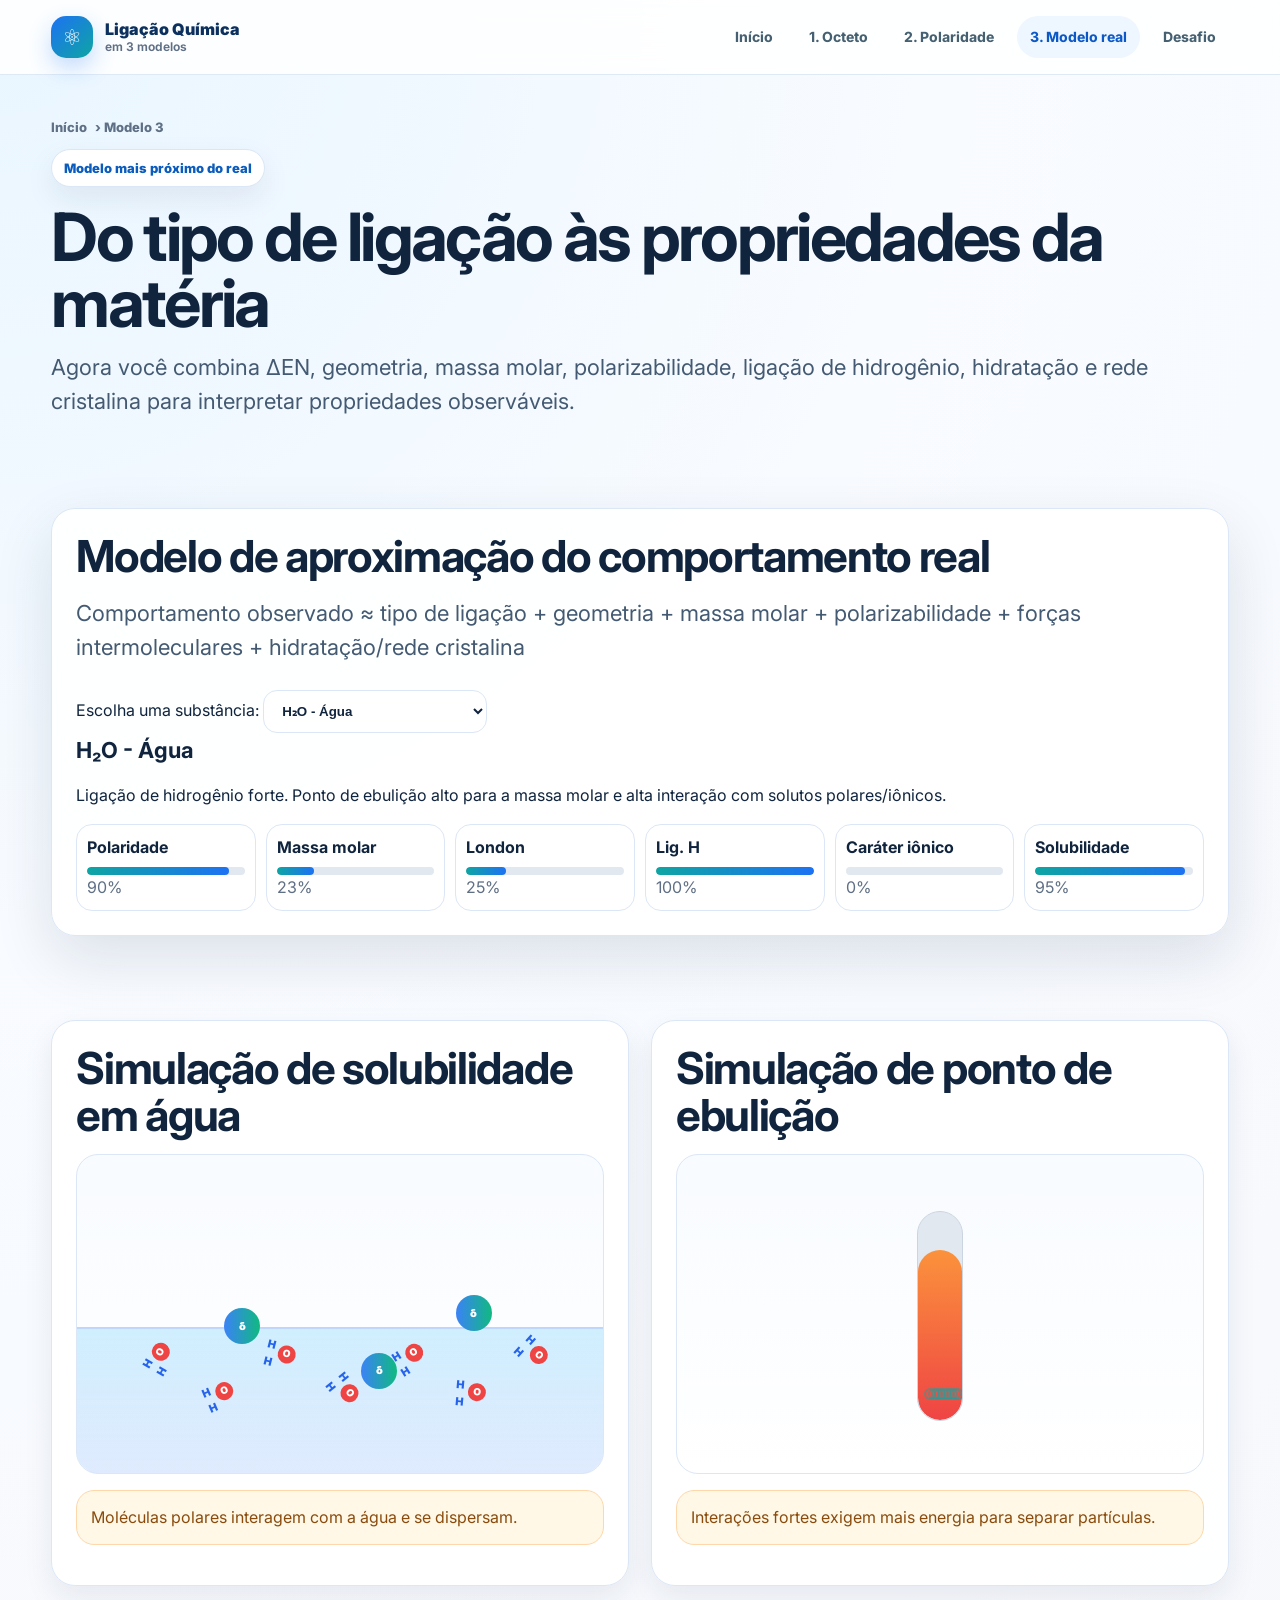
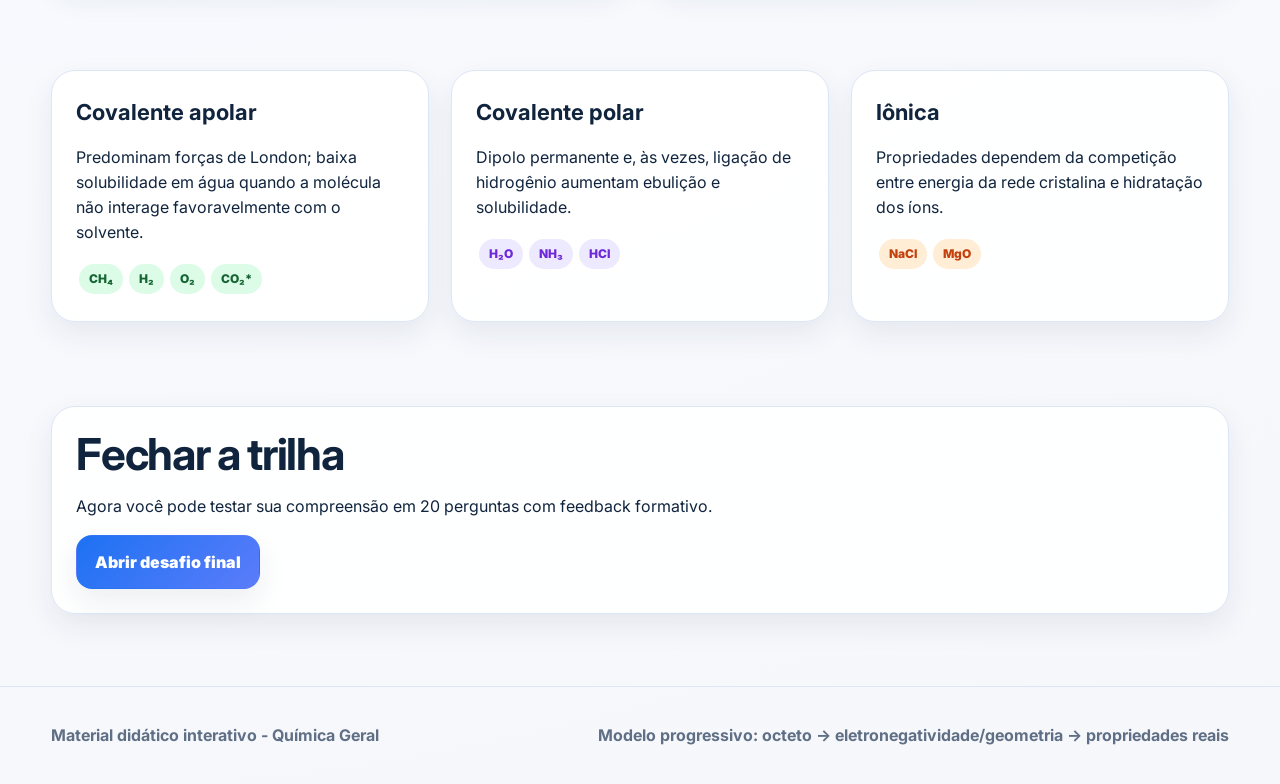
<file: modelo3_comportamento_real.html>
<!doctype html><html lang="pt-BR"><head><meta charset="utf-8"><meta name="viewport" content="width=device-width, initial-scale=1"><title>Modelo 3 - Comportamento Real</title><link rel="preconnect" href="https://fonts.googleapis.com"><link rel="preconnect" href="https://fonts.gstatic.com" crossorigin><link href="https://fonts.googleapis.com/css2?family=Inter:wght@500;650;750;850;900&display=swap" rel="stylesheet"><link rel="stylesheet" href="assets/style.css"></head><body><header class="nav"><div class="container nav-inner"><a class="brand" href="index.html"><div class="brand-mark">⚛</div><div>Ligação Química<small>em 3 modelos</small></div></a><nav class="nav-links"><a class="" href="index.html">Início</a><a class="" href="modelo1_octeto.html">1. Octeto</a><a class="" href="modelo2_eletronegatividade_geometria.html">2. Polaridade</a><a class="active" href="modelo3_comportamento_real.html">3. Modelo real</a><a class="" href="desafio.html">Desafio</a></nav></div></header>
<main><section class="page-hero"><div class="container"><div class="crumb"><a href="index.html">Início</a> › Modelo 3</div><span class="eyebrow">Modelo mais próximo do real</span><h1>Do tipo de ligação às propriedades da matéria</h1><p class="lead">Agora você combina ΔEN, geometria, massa molar, polarizabilidade, ligação de hidrogênio, hidratação e rede cristalina para interpretar propriedades observáveis.</p></div></section>
<section class="section"><div class="container"><div class="card glow"><h2>Modelo de aproximação do comportamento real</h2><p class="lead">Comportamento observado ≈ tipo de ligação + geometria + massa molar + polarizabilidade + forças intermoleculares + hidratação/rede cristalina</p><div class="toolbar"><label>Escolha uma substância: <select id="realSelect"></select></label></div><h3 id="realTitle"></h3><p id="realExplain"></p><div id="factorGrid" class="factor-grid"></div></div></div></section>
<section class="section"><div class="container grid-2"><div class="card"><h2>Simulação de solubilidade em água</h2><div id="solStage" class="macro-stage"></div><p id="solText" class="note"></p></div><div class="card"><h2>Simulação de ponto de ebulição</h2><div class="macro-stage"><div class="thermo"><div class="tube"><i id="boilFill"></i><div id="boilBubbles" class="boil-bubbles"></div></div></div></div><p id="boilText" class="note"></p></div></div></section>
<section class="section"><div class="container grid-3"><div class="card"><h3>Covalente apolar</h3><p>Predominam forças de London; baixa solubilidade em água quando a molécula não interage favoravelmente com o solvente.</p><span class="tag green">CH₄</span><span class="tag green">H₂</span><span class="tag green">O₂</span><span class="tag green">CO₂*</span></div><div class="card"><h3>Covalente polar</h3><p>Dipolo permanente e, às vezes, ligação de hidrogênio aumentam ebulição e solubilidade.</p><span class="tag purple">H₂O</span><span class="tag purple">NH₃</span><span class="tag purple">HCl</span></div><div class="card"><h3>Iônica</h3><p>Propriedades dependem da competição entre energia da rede cristalina e hidratação dos íons.</p><span class="tag orange">NaCl</span><span class="tag orange">MgO</span></div></div></section>
<section class="section"><div class="container"><div class="card"><h2>Fechar a trilha</h2><p>Agora você pode testar sua compreensão em 20 perguntas com feedback formativo.</p><a class="btn primary" href="desafio.html">Abrir desafio final</a></div></div></section></main>
<footer class="footer"><div class="container"><span>Material didático interativo - Química Geral</span><span>Modelo progressivo: octeto → eletronegatividade/geometria → propriedades reais</span></div></footer><script src="assets/app.js"></script></body></html>
</file>
<file: assets/style.css>
:root{
  --bg:#f5f8ff; --surface:#ffffff; --surface2:#eef6ff; --ink:#10243e; --muted:#5f6f85;
  --blue:#1d72f3; --teal:#0ea5a3; --green:#16a34a; --purple:#7c3aed; --orange:#f97316; --red:#ef4444;
  --line:#dbe7f6; --shadow:0 22px 60px rgba(20,42,77,.12); --soft:0 12px 30px rgba(20,42,77,.08);
  --radius:24px;
}
*{box-sizing:border-box}
html{scroll-behavior:smooth}
body{margin:0;font-family:Inter, system-ui, -apple-system, Segoe UI, Roboto, Arial, sans-serif;color:var(--ink);background:radial-gradient(circle at top left,#e9f6ff 0,#f8fbff 34%,#f6f7fb 100%);line-height:1.55}
a{color:inherit;text-decoration:none}
img{max-width:100%;display:block}
.container{width:min(1180px,92vw);margin-inline:auto}.wide{width:min(1320px,94vw);margin-inline:auto}
.nav{position:sticky;top:0;z-index:50;backdrop-filter:blur(16px);background:rgba(255,255,255,.84);border-bottom:1px solid rgba(219,231,246,.9)}
.nav-inner{height:74px;display:flex;align-items:center;justify-content:space-between;gap:18px}.brand{display:flex;align-items:center;gap:12px;font-weight:900;color:#0d315f}.brand-mark{width:42px;height:42px;border-radius:15px;background:linear-gradient(135deg,var(--blue),var(--teal));display:grid;place-items:center;color:#fff;font-size:22px;box-shadow:0 10px 22px rgba(29,114,243,.25)}.brand small{display:block;color:var(--muted);font-weight:650;font-size:12px;margin-top:-4px}.nav-links{display:flex;gap:10px;align-items:center;flex-wrap:wrap}.nav-links a{padding:10px 13px;border-radius:999px;color:#456071;font-weight:750;font-size:14px}.nav-links a:hover,.nav-links a.active{background:#eef6ff;color:#0b58c7}
.hero{padding:56px 0 26px}.hero-grid{display:grid;grid-template-columns:1.05fr .95fr;gap:32px;align-items:center}.eyebrow{display:inline-flex;gap:8px;align-items:center;border:1px solid var(--line);background:#fff;border-radius:999px;padding:8px 12px;color:#0b5cbd;font-weight:850;font-size:13px;box-shadow:var(--soft)}h1{font-size:clamp(36px,5.2vw,68px);line-height:.98;margin:18px 0 14px;letter-spacing:-.04em}h2{font-size:clamp(28px,3.5vw,44px);line-height:1.06;margin:0 0 16px;letter-spacing:-.03em}h3{font-size:22px;margin:0 0 10px}p.lead{font-size:clamp(17px,2vw,22px);color:#445a72;margin:0 0 26px}.hero-actions{display:flex;gap:12px;flex-wrap:wrap;margin-top:26px}.btn{border:0;border-radius:16px;padding:14px 18px;background:#fff;border:1px solid var(--line);font-weight:900;color:#12324f;box-shadow:var(--soft);cursor:pointer;display:inline-flex;gap:8px;align-items:center;justify-content:center}.btn.primary{background:linear-gradient(135deg,var(--blue),#5b7cfa);color:#fff;border-color:transparent}.btn.green{background:linear-gradient(135deg,var(--teal),var(--green));color:#fff;border-color:transparent}.btn:hover{transform:translateY(-1px)}.hero-card{position:relative;background:linear-gradient(145deg,#ffffff,#eff8ff);border:1px solid var(--line);border-radius:32px;box-shadow:var(--shadow);padding:24px;overflow:hidden;min-height:390px}.hero-card:before{content:"";position:absolute;inset:-10% -20% auto auto;width:380px;height:380px;background:radial-gradient(circle,rgba(29,114,243,.13),transparent 65%);border-radius:50%}.ben-small{position:absolute;right:26px;top:18px;width:115px;filter:drop-shadow(0 18px 22px rgba(11,37,74,.18));z-index:2}.hero-molecule{position:absolute;left:32px;bottom:26px;width:260px;height:180px;opacity:.95}.formula-card{position:absolute;right:28px;bottom:28px;width:280px;background:#fff;border:1px solid var(--line);border-radius:22px;padding:18px;box-shadow:var(--soft);z-index:3}.formula-card .eq{font-size:22px;font-weight:950;color:#0d315f;margin:8px 0}.section{padding:42px 0}.card{background:rgba(255,255,255,.95);border:1px solid var(--line);border-radius:var(--radius);box-shadow:var(--soft);padding:24px}.card.glow{box-shadow:var(--shadow)}.grid-2{display:grid;grid-template-columns:1fr 1fr;gap:22px}.grid-3{display:grid;grid-template-columns:repeat(3,1fr);gap:22px}.grid-4{display:grid;grid-template-columns:repeat(4,1fr);gap:18px}.muted{color:var(--muted)}.pill{display:inline-flex;align-items:center;gap:8px;border-radius:999px;padding:7px 10px;background:#edf5ff;border:1px solid var(--line);font-weight:850;color:#1c5eb8;font-size:13px}.tag{display:inline-flex;border-radius:999px;padding:6px 10px;background:#f1f5f9;color:#334155;font-weight:850;font-size:12px;margin:3px}.tag.green{background:#dcfce7;color:#166534}.tag.blue{background:#dbeafe;color:#1d4ed8}.tag.purple{background:#ede9fe;color:#6d28d9}.tag.orange{background:#ffedd5;color:#c2410c}.tag.red{background:#fee2e2;color:#b91c1c}.accent{color:var(--blue)}
/* mind map */
.map-wrap{position:relative;min-height:620px;border-radius:34px;background:linear-gradient(150deg,#ffffff,#eef7ff);border:1px solid var(--line);box-shadow:var(--shadow);overflow:hidden;padding:26px}.map-svg{position:absolute;inset:0;width:100%;height:100%;pointer-events:none}.map-line{stroke:#b8d3f2;stroke-width:4;stroke-linecap:round;stroke-dasharray:10 12;animation:flow 3.8s linear infinite}.map-line.green{stroke:#9adbb4}.map-line.purple{stroke:#c9b7ff}.map-line.orange{stroke:#ffc08e}@keyframes flow{to{stroke-dashoffset:-44}}
.node{position:absolute;border-radius:26px;background:#fff;border:1px solid var(--line);box-shadow:var(--soft);padding:17px 18px;transition:.25s ease;cursor:pointer}.node:hover{transform:translateY(-5px) scale(1.02);box-shadow:var(--shadow)}.node.center{left:50%;top:48%;transform:translate(-50%,-50%);width:260px;text-align:center;background:linear-gradient(135deg,#0f4bb8,#0ea5a3);color:white;border:none}.node.center:hover{transform:translate(-50%,-50%) scale(1.03)}.node h3{margin:0;font-size:20px}.node p{margin:5px 0 0;color:inherit;opacity:.88}.node.m1{left:6%;top:14%;width:285px}.node.m2{right:6%;top:16%;width:310px}.node.m3{left:50%;bottom:7%;transform:translateX(-50%);width:360px}.node.m3:hover{transform:translateX(-50%) translateY(-5px) scale(1.02)}.subnodes{display:flex;flex-wrap:wrap;gap:6px;margin-top:10px}.subnodes span{font-size:12px;border-radius:999px;padding:5px 8px;background:#f8fafc;color:#475569;border:1px solid #e2e8f0;font-weight:800}.node.m1 h3{color:#15803d}.node.m2 h3{color:#5b21b6}.node.m3 h3{color:#c2410c}
.path-cards{margin-top:22px}.model-card{min-height:245px;display:flex;flex-direction:column}.model-card .num{width:44px;height:44px;border-radius:16px;display:grid;place-items:center;color:#fff;font-weight:950;margin-bottom:12px}.num.one{background:var(--green)}.num.two{background:var(--purple)}.num.three{background:var(--orange)}.model-card .btn{margin-top:auto}
/* energy simulation */
.energy-layout{display:grid;grid-template-columns:1.15fr .85fr;gap:20px}.energy-box{background:#fff;border:1px solid var(--line);border-radius:22px;padding:16px}.energy-graph{width:100%;height:320px}.atom-stage{height:170px;background:linear-gradient(180deg,#eef7ff,#fff);border-radius:18px;border:1px solid var(--line);position:relative;overflow:hidden}.atom{position:absolute;top:58px;width:58px;height:58px;border-radius:50%;display:grid;place-items:center;font-weight:950;color:white;box-shadow:inset -8px -8px 14px rgba(0,0,0,.12),0 12px 22px rgba(2,8,23,.12)}.atom.a{background:linear-gradient(135deg,#60a5fa,#1d4ed8)}.atom.b{background:linear-gradient(135deg,#5eead4,#059669)}.bond-glow{position:absolute;height:8px;border-radius:999px;background:linear-gradient(90deg,rgba(29,114,243,.12),rgba(14,165,163,.48),rgba(29,114,243,.12));top:83px;left:33%;right:33%;filter:blur(.2px)}input[type=range]{width:100%;accent-color:var(--blue)}.energy-readout{display:grid;grid-template-columns:1fr 1fr;gap:10px;margin-top:10px}.readout{border-radius:16px;background:#f8fafc;border:1px solid #e2e8f0;padding:12px}.readout strong{font-size:22px;color:#0d315f}
/* model pages */
.page-hero{padding:42px 0 22px}.crumb{display:flex;gap:8px;align-items:center;color:var(--muted);font-weight:800;font-size:13px;margin-bottom:12px}.toolbar{display:flex;gap:10px;flex-wrap:wrap;align-items:center}.select,input,select{border:1px solid var(--line);border-radius:14px;padding:12px 14px;background:#fff;color:#10243e;font-weight:850;outline:none}.example-chips{display:flex;flex-wrap:wrap;gap:8px;margin:14px 0}.chip{border:1px solid var(--line);background:#fff;color:#334155;border-radius:999px;padding:8px 12px;font-weight:900;cursor:pointer;box-shadow:0 4px 12px rgba(20,42,77,.05)}.chip.active,.chip:hover{background:#0b58c7;color:#fff;border-color:#0b58c7}.term{position:relative;border-bottom:2px dotted #0b58c7;color:#0b58c7;font-weight:950;cursor:help}.term:hover:after{content:attr(data-tip);position:absolute;left:0;top:120%;width:320px;background:#10243e;color:#fff;padding:12px;border-radius:12px;z-index:20;font-size:13px;box-shadow:var(--shadow);font-weight:700}.electron-shell{width:100%;min-height:300px;border-radius:22px;background:radial-gradient(circle,#fff 0,#fff 36%,#eef7ff 37%,#eef7ff 55%,#f8fafc 56%);border:1px solid var(--line);position:relative;overflow:hidden}.nucleus{position:absolute;left:50%;top:50%;transform:translate(-50%,-50%);width:80px;height:80px;border-radius:50%;background:linear-gradient(135deg,#0ea5a3,#1d72f3);display:grid;place-items:center;color:#fff;font-weight:950;font-size:26px;box-shadow:0 16px 30px rgba(29,114,243,.24)}.electron{position:absolute;width:14px;height:14px;border-radius:50%;background:#7c3aed;box-shadow:0 0 0 4px rgba(124,58,237,.15)}.lewis-board{min-height:310px;border-radius:22px;background:#f8fbff;border:1px solid var(--line);display:grid;place-items:center;padding:18px;position:relative;overflow:hidden}.lewis-svg{width:100%;max-width:500px;height:280px}.molecule-title{font-size:28px;font-weight:950}.explains{display:grid;grid-template-columns:1fr 1fr;gap:14px}.good{border-left:5px solid var(--green)}.limit{border-left:5px solid var(--orange)}.config-list{display:grid;grid-template-columns:repeat(2,1fr);gap:10px}.config-item{padding:12px;border-radius:16px;background:#f8fafc;border:1px solid #e2e8f0}.config-item strong{color:#0d315f}.config{font-family:ui-monospace, SFMono-Regular, Menlo, Consolas, monospace;color:#2b3c55;font-weight:850}
/* EN table */
.en-table{display:grid;grid-template-columns:repeat(18, minmax(30px,1fr));gap:4px;margin-top:14px}.el{min-height:44px;border-radius:8px;border:1px solid rgba(255,255,255,.8);display:flex;flex-direction:column;align-items:center;justify-content:center;font-size:11px;font-weight:900;cursor:pointer;box-shadow:0 2px 8px rgba(20,42,77,.06);color:#0f172a}.el small{font-size:9px;color:#334155}.el:hover{outline:3px solid rgba(29,114,243,.35);transform:translateY(-1px)}.legend-bar{height:12px;border-radius:999px;background:linear-gradient(90deg,#fde68a,#86efac,#67e8f9,#2563eb);margin:10px 0}.polarity-panel{display:grid;grid-template-columns:1fr 1fr;gap:16px;align-items:center}.bond-vis{min-height:240px;border-radius:22px;background:radial-gradient(circle at 50% 40%,#fff,#eef7ff);border:1px solid var(--line);display:grid;place-items:center;position:relative;overflow:hidden}.bond-row{display:flex;align-items:center;gap:12px;justify-content:center}.bond-atom{width:78px;height:78px;border-radius:50%;display:grid;place-items:center;color:#fff;font-weight:950;font-size:26px;box-shadow:inset -10px -10px 18px rgba(0,0,0,.14),0 18px 24px rgba(2,8,23,.12);position:relative}.bond-atom.a{background:linear-gradient(135deg,#60a5fa,#2563eb)}.bond-atom.b{background:linear-gradient(135deg,#34d399,#059669)}.bond-line{height:8px;width:80px;background:#90a4bc;border-radius:999px}.delta{position:absolute;top:-24px;font-size:18px;color:#1d4ed8}.delta.minus{color:#047857}.dipole-arrow{position:absolute;left:50%;bottom:44px;transform:translateX(-50%);width:230px;height:30px}.result-card{padding:14px;border-radius:18px;background:#f8fafc;border:1px solid #e2e8f0}.score-grid{display:grid;grid-template-columns:repeat(5,1fr);gap:10px}.score{border-radius:16px;background:#fff;border:1px solid var(--line);padding:12px;text-align:center}.score strong{display:block;font-size:24px}.viewer3d{min-height:390px;border-radius:22px;border:1px solid var(--line);background:#fff;overflow:hidden;display:grid;grid-template-rows:auto 1fr}.viewer-head{display:flex;justify-content:space-between;gap:12px;align-items:center;padding:12px;border-bottom:1px solid var(--line)}#jsmolBox{min-height:320px;display:grid;place-items:center}.fallback-3d{height:320px;display:grid;place-items:center;perspective:900px;background:radial-gradient(circle,#fff,#eef7ff)}.model-3d{position:relative;width:260px;height:220px;transform-style:preserve-3d;animation:spin3d 8s linear infinite}.ball{position:absolute;width:54px;height:54px;border-radius:50%;display:grid;place-items:center;color:white;font-weight:950;box-shadow:inset -10px -10px 16px rgba(0,0,0,.18),0 15px 24px rgba(2,8,23,.15)}.rod{position:absolute;height:10px;background:#9aa9bd;border-radius:999px;transform-origin:left center}.ball.o{background:#ef4444}.ball.h{background:#3b82f6}.ball.c{background:#64748b}.ball.n{background:#8b5cf6}.ball.cl{background:#10b981}.ball.na{background:#a855f7}.ball.mg{background:#f97316}@keyframes spin3d{to{transform:rotateY(360deg) rotateX(12deg)}}
/* real model */
.factor-grid{display:grid;grid-template-columns:repeat(6,1fr);gap:10px}.factor{border-radius:16px;border:1px solid var(--line);background:#fff;padding:10px}.bar{height:8px;border-radius:999px;background:#e2e8f0;overflow:hidden;margin-top:8px}.bar i{display:block;height:100%;border-radius:inherit;background:linear-gradient(90deg,var(--teal),var(--blue));width:40%}.macro-stage{min-height:320px;border-radius:22px;border:1px solid var(--line);background:linear-gradient(180deg,#f8fbff,#fff);padding:16px;position:relative;overflow:hidden}.water-line{position:absolute;left:0;right:0;bottom:0;height:46%;background:linear-gradient(180deg,rgba(125,211,252,.35),rgba(59,130,246,.16));border-top:2px solid rgba(59,130,246,.18)}.solute{position:absolute;width:36px;height:36px;border-radius:50%;display:grid;place-items:center;color:#fff;font-size:11px;font-weight:950;animation:float 4s ease-in-out infinite}.solute.na{background:#a855f7}.solute.cl{background:#10b981}.solute.pol{background:linear-gradient(90deg,#3b82f6,#10b981)}.solute.apol{background:#94a3b8}.water{position:absolute;width:38px;height:26px}.water:before{content:"O";position:absolute;left:12px;top:5px;width:18px;height:18px;border-radius:50%;background:#ef4444;color:#fff;font-size:10px;display:grid;place-items:center;font-weight:900}.water:after{content:"H H";position:absolute;left:0;top:0;color:#2563eb;font-size:11px;font-weight:950;letter-spacing:12px}@keyframes float{0%,100%{transform:translateY(0)}50%{transform:translateY(-12px)}}.thermo{height:250px;display:flex;align-items:end;gap:14px;justify-content:center}.tube{width:46px;height:210px;border-radius:999px;background:#e2e8f0;border:1px solid #cbd5e1;position:relative;overflow:hidden}.tube i{position:absolute;left:0;right:0;bottom:0;background:linear-gradient(180deg,#fb923c,#ef4444);height:30%;border-radius:999px}.boil-bubbles{position:absolute;inset:0}.bubble{position:absolute;width:12px;height:12px;border-radius:50%;border:2px solid rgba(14,165,163,.5);bottom:20px;animation:rise 3s ease-in infinite}@keyframes rise{0%{transform:translateY(0);opacity:.1}30%{opacity:1}100%{transform:translateY(-210px);opacity:0}}
/* quiz */
.quiz-grid{display:grid;grid-template-columns:1fr;gap:16px}.question{padding:18px;border-radius:22px;background:#fff;border:1px solid var(--line);box-shadow:var(--soft)}.question h3{font-size:18px}.answers{display:grid;grid-template-columns:1fr;gap:8px}.answers button{padding:12px;border-radius:14px;border:1px solid #dbe7f6;background:#f8fafc;text-align:left;font-weight:800;cursor:pointer}.answers button.correct{background:#dcfce7;border-color:#86efac;color:#166534}.answers button.wrong{background:#fee2e2;border-color:#fecaca;color:#991b1b}.feedback{margin-top:10px;padding:12px;border-radius:14px;background:#f8fafc;border:1px solid #e2e8f0;color:#334155;display:none}.feedback.show{display:block}.progress-top{position:sticky;top:74px;z-index:40;background:rgba(255,255,255,.88);backdrop-filter:blur(12px);border-bottom:1px solid var(--line);padding:10px 0}.progress-inner{display:flex;gap:10px;align-items:center;justify-content:space-between}.progress-bar{height:10px;flex:1;background:#e2e8f0;border-radius:999px;overflow:hidden}.progress-bar i{display:block;height:100%;background:linear-gradient(90deg,var(--blue),var(--teal));width:0}
.footer{padding:36px 0;margin-top:30px;border-top:1px solid var(--line);color:var(--muted);font-weight:700}.footer .container{display:flex;justify-content:space-between;gap:18px;flex-wrap:wrap}.note{background:#fff8e6;border:1px solid #fed7aa;color:#8a4b0d;border-radius:18px;padding:14px}.citation{font-size:13px;color:#64748b}
@media (max-width:980px){.hero-grid,.grid-2,.grid-3,.energy-layout,.polarity-panel{grid-template-columns:1fr}.grid-4,.factor-grid{grid-template-columns:repeat(2,1fr)}.map-wrap{min-height:840px}.node.center{top:13%;}.node.m1{left:5%;top:28%;width:90%}.node.m2{left:5%;right:auto;top:50%;width:90%}.node.m3{left:5%;transform:none;bottom:5%;width:90%}.node.m3:hover{transform:translateY(-5px) scale(1.02)}.ben-small{width:90px}.formula-card{position:relative;right:auto;bottom:auto;margin-top:220px;width:auto}.hero-molecule{bottom:170px}.nav-inner{height:auto;padding:12px 0;align-items:flex-start}.nav-links{justify-content:flex-end}.en-table{grid-template-columns:repeat(9,1fr)}.el{grid-column:auto!important;grid-row:auto!important}.score-grid{grid-template-columns:repeat(2,1fr)}}
@media (max-width:620px){.grid-4,.factor-grid,.config-list,.explains{grid-template-columns:1fr}.hero{padding-top:28px}h1{font-size:38px}.card{padding:18px}.map-wrap{padding:16px}.nav-links{display:none}.energy-readout{grid-template-columns:1fr}}

/* ===== V12 refinamentos: Ben visível, mapa mental profissional e escala ΔEN ===== */
.hero-v12{padding-top:42px}
.hero-grid-v12{grid-template-columns:1.08fr .92fr;align-items:stretch}
.hero-copy{position:relative;padding-left:150px;min-height:300px;display:flex;flex-direction:column;justify-content:center}
.hero-ben-left{position:absolute;left:0;top:6px;width:132px;max-height:210px;object-fit:contain;filter:drop-shadow(0 18px 22px rgba(13,49,95,.20));z-index:2;animation:benFloat 4.5s ease-in-out infinite}
@keyframes benFloat{0%,100%{transform:translateY(0) rotate(-1deg)}50%{transform:translateY(-8px) rotate(1deg)}}
.concept-card{min-height:360px;display:grid;grid-template-rows:auto 1fr auto;overflow:hidden;background:linear-gradient(150deg,#fff,#edf8ff 55%,#f9fbff)}
.concept-top{display:flex;gap:12px;align-items:center;justify-content:space-between;position:relative;z-index:3}
.concept-top strong{font-size:17px;color:#0d315f;line-height:1.25;text-align:right;max-width:280px}
.concept-card .hero-molecule{position:relative;left:auto;bottom:auto;width:100%;height:210px;margin-top:8px;align-self:center}
.formula-card-v12{position:relative;right:auto;bottom:auto;width:auto;margin-top:0}
.formula-card-v12 .eq{font-size:24px}

.map-pro{min-height:700px;padding:30px;background:linear-gradient(145deg,#ffffff 0%,#f3f8ff 42%,#eef7ff 100%)}
.map-pro:before{content:"";position:absolute;inset:20px;border-radius:28px;border:1px solid rgba(148,181,224,.38);pointer-events:none}
.map-title{position:relative;z-index:3;max-width:650px;margin:0 auto 14px;text-align:center}
.map-title h2{margin-top:10px;margin-bottom:8px;font-size:clamp(28px,3.2vw,44px)}
.map-title p{margin:0 auto;max-width:780px}
.map-pro .map-svg{top:80px;height:calc(100% - 80px)}
.map-line.blue{stroke:#91c5ff}
.map-line.gray{stroke:#b7c5d9;stroke-dasharray:5 10}
.node-core{width:285px;top:48%;background:linear-gradient(135deg,#0d47a1,#0ea5a3);box-shadow:0 24px 60px rgba(14,75,149,.28)}
.node-core h3{font-size:25px}
.node-model{border-top:8px solid transparent;padding:20px 20px 18px}
.node-model:after{content:"";position:absolute;inset:-1px;border-radius:26px;background:linear-gradient(135deg,rgba(29,114,243,.10),transparent 44%);pointer-events:none}
.node-kicker{display:inline-flex;align-items:center;border-radius:999px;padding:5px 9px;background:rgba(255,255,255,.22);font-size:11px;text-transform:uppercase;letter-spacing:.07em;font-weight:950;margin-bottom:8px;color:inherit}
.node-kicker.green{background:#dcfce7;color:#166534}.node-kicker.purple{background:#ede9fe;color:#5b21b6}.node-kicker.orange{background:#ffedd5;color:#c2410c}
.map-pro .node.m1{left:5%;top:25%;width:320px;border-top-color:var(--green)}
.map-pro .node.m2{right:5%;top:25%;width:340px;border-top-color:var(--purple)}
.map-pro .node.m3{bottom:5%;width:410px;border-top-color:var(--orange)}
.bridge{position:absolute;z-index:2;background:rgba(255,255,255,.82);border:1px solid var(--line);box-shadow:0 10px 24px rgba(20,42,77,.07);border-radius:999px;padding:8px 12px;font-size:12px;font-weight:900;color:#334155;backdrop-filter:blur(8px)}
.bridge-a{left:50%;top:24%;transform:translateX(-50%)}
.bridge-b{right:21%;bottom:24%}

.bond-scale-card{margin-top:16px;border-radius:22px;border:1px solid var(--line);background:linear-gradient(180deg,#fff,#f8fbff);padding:16px;box-shadow:0 10px 26px rgba(20,42,77,.06)}
.scale-head{display:flex;align-items:flex-start;justify-content:space-between;gap:12px;margin-bottom:12px}.scale-head h3{margin:0 0 4px;font-size:20px}.scale-head p{margin:0}.scale-head strong{white-space:nowrap;background:#eef6ff;color:#0b58c7;border:1px solid #c7ddff;border-radius:999px;padding:8px 11px;font-size:15px}
.bond-scale{position:relative;height:34px;border-radius:999px;background:linear-gradient(90deg,#22c55e 0%,#22c55e 10%,#7c3aed 10%,#7c3aed 42.5%,#f97316 42.5%,#ef4444 100%);box-shadow:inset 0 0 0 1px rgba(255,255,255,.75);margin:28px 8px 20px}
.bond-scale-marker{position:absolute;top:50%;left:0%;width:24px;height:24px;border-radius:50%;background:#fff;border:6px solid #0b58c7;transform:translate(-50%,-50%);box-shadow:0 6px 16px rgba(15,23,42,.25);transition:left .35s ease}
.tick{position:absolute;top:-25px;transform:translateX(-50%);font-size:11px;font-weight:950;color:#475569}.t0{left:0}.t04{left:10%}.t17{left:42.5%}.t40{left:100%}
.scale-zones{display:grid;grid-template-columns:.56fr 1.82fr 3.22fr;gap:8px}.zone{border-radius:16px;padding:10px;text-align:center;font-size:12px;font-weight:800;border:1px solid #e2e8f0}.zone.apolar{background:#dcfce7;color:#166534}.zone.polar{background:#ede9fe;color:#5b21b6}.zone.ionica{background:#ffedd5;color:#c2410c}.zone b{font-size:13px}
.scale-explain{margin:12px 0 0;padding:12px;border-radius:16px;background:#f1f5f9;color:#26384f;font-weight:750}

@media (max-width:980px){.hero-copy{padding-left:0;padding-top:120px}.hero-ben-left{width:100px;top:0}.concept-top{display:block}.concept-top strong{text-align:left;display:block;margin-top:8px}.map-pro{min-height:940px}.map-pro .map-svg{display:none}.map-title{text-align:left}.bridge{display:none}.map-pro .node.center{top:19%;width:88%;left:6%;transform:none}.map-pro .node.center:hover{transform:translateY(-5px) scale(1.02)}.map-pro .node.m1{top:35%;left:5%;width:90%}.map-pro .node.m2{top:56%;left:5%;right:auto;width:90%}.map-pro .node.m3{left:5%;bottom:4%;width:90%;transform:none}.scale-head{display:block}.scale-head strong{display:inline-flex;margin-top:8px}.scale-zones{grid-template-columns:1fr}.bond-scale{margin-top:30px}}


/* ===== V13: mapa mental profissional, sem sobreposição ===== */
.hero-v12{padding-top:36px}
.hero-grid-v12{align-items:center}
.hero-copy{padding-left:132px;min-height:270px}
.hero-ben-left{left:0;top:18px;width:112px;max-height:190px}
.section-map-v13{padding-top:28px}
.map-v13-wrap{
  position:relative;
  overflow:hidden;
  border:1px solid rgba(191,213,243,.9);
  border-radius:36px;
  background:
    radial-gradient(circle at 8% 16%, rgba(14,165,163,.12), transparent 24%),
    radial-gradient(circle at 92% 14%, rgba(124,58,237,.12), transparent 24%),
    linear-gradient(145deg,#ffffff 0%,#f4f9ff 46%,#edf6ff 100%);
  box-shadow:0 26px 70px rgba(20,42,77,.13);
  padding:32px 30px 34px;
}
.map-v13-title{
  position:relative;
  z-index:5;
  max-width:850px;
  margin:0 auto 24px;
  text-align:center;
}
.map-v13-title h2{
  margin:10px 0 10px;
  font-size:clamp(30px,4vw,52px);
  line-height:1.04;
  color:#10243e;
  letter-spacing:-.04em;
}
.map-v13-title p{
  max-width:780px;
  margin:0 auto;
  color:#5f6f85;
  font-size:clamp(15px,1.5vw,18px);
  line-height:1.55;
}
.map-v13-canvas{
  position:relative;
  min-height:640px;
  border-radius:30px;
  background:
    linear-gradient(180deg,rgba(255,255,255,.65),rgba(255,255,255,.25)),
    radial-gradient(circle at center,rgba(29,114,243,.10),transparent 36%);
}
.map-v13-lines{
  position:absolute;
  inset:0;
  width:100%;
  height:100%;
  pointer-events:none;
  z-index:1;
}
.v13-line{
  fill:none;
  stroke-width:5;
  stroke-linecap:round;
  filter:url(#glowLine);
  stroke-dasharray:10 13;
  animation:v13Dash 7s linear infinite;
  opacity:.8;
}
.v13-green{stroke:#16a34a}
.v13-purple{stroke:#7c3aed}
.v13-orange{stroke:#f97316}
.v13-flow{
  fill:none;
  stroke-width:2.5;
  stroke-linecap:round;
  stroke-dasharray:5 12;
  opacity:.55;
  animation:v13Dash 12s linear infinite reverse;
}
.v13-flow-a{stroke:#7aa7ff}
.v13-flow-b{stroke:#f97316}
@keyframes v13Dash{to{stroke-dashoffset:-160}}
.map-v13-node{
  position:absolute;
  z-index:3;
  display:block;
  border:1px solid rgba(210,225,245,.95);
  border-radius:28px;
  background:rgba(255,255,255,.96);
  backdrop-filter:blur(12px);
  box-shadow:0 18px 42px rgba(20,42,77,.11);
  padding:20px 22px;
  transition:transform .25s ease, box-shadow .25s ease, border-color .25s ease;
}
.map-v13-node:hover{
  transform:translateY(-7px);
  box-shadow:0 28px 68px rgba(20,42,77,.17);
  border-color:#a7c7f7;
}
.map-v13-core{
  left:50%;
  top:218px;
  width:300px;
  min-height:205px;
  transform:translateX(-50%);
  text-align:center;
  color:#fff;
  background:linear-gradient(135deg,#0b4fb3 0%,#0ea5a3 100%);
  border:0;
  box-shadow:0 28px 70px rgba(13,87,161,.28);
  z-index:4;
}
.map-v13-core:hover{transform:translateX(-50%) translateY(-7px)}
.map-v13-core h3{font-size:29px;margin:6px 0 8px;color:#fff}
.map-v13-core p{margin:0 auto;max-width:245px;font-weight:850;line-height:1.45;opacity:.95}
.v13-core-mini{
  margin:14px auto 0;
  border-radius:999px;
  background:rgba(255,255,255,.18);
  border:1px solid rgba(255,255,255,.22);
  padding:8px 10px;
  font-size:12px;
  font-weight:950;
}
.map-v13-model{width:330px}
.map-v13-model h3{margin:7px 0 8px;font-size:23px;line-height:1.18}
.map-v13-model p{margin:0;color:#334e68;font-weight:650;line-height:1.45}
.map-v13-m1{left:34px;top:102px;border-top:8px solid #16a34a}
.map-v13-m2{right:34px;top:102px;border-top:8px solid #7c3aed}
.map-v13-m3{
  left:50%;
  bottom:28px;
  width:460px;
  transform:translateX(-50%);
  border-top:8px solid #f97316;
}
.map-v13-m3:hover{transform:translateX(-50%) translateY(-7px)}
.map-v13-m1 h3{color:#15803d}
.map-v13-m2 h3{color:#5b21b6}
.map-v13-m3 h3{color:#c2410c}
.v13-kicker{
  display:inline-flex;
  align-items:center;
  gap:6px;
  border-radius:999px;
  padding:6px 11px;
  text-transform:uppercase;
  letter-spacing:.06em;
  font-size:11px;
  font-weight:950;
  color:#fff;
  background:rgba(255,255,255,.22);
}
.v13-green-bg{background:#dcfce7;color:#166534}
.v13-purple-bg{background:#ede9fe;color:#5b21b6}
.v13-orange-bg{background:#ffedd5;color:#c2410c}
.v13-subnodes{
  display:flex;
  flex-wrap:wrap;
  gap:7px;
  margin-top:13px;
}
.v13-subnodes span{
  border-radius:999px;
  border:1px solid #e2e8f0;
  background:#f8fafc;
  color:#475569;
  padding:6px 10px;
  font-size:12px;
  font-weight:900;
}
.v13-question{
  display:block;
  margin-top:13px;
  color:#0d315f;
  font-size:13px;
}
.map-v13-bridge{
  position:absolute;
  z-index:2;
  max-width:280px;
  border:1px solid rgba(210,225,245,.95);
  background:rgba(255,255,255,.88);
  box-shadow:0 10px 26px rgba(20,42,77,.08);
  border-radius:999px;
  padding:8px 14px;
  color:#334155;
  font-size:12px;
  font-weight:950;
  text-align:center;
}
.map-v13-bridge-a{left:50%;top:32px;transform:translateX(-50%)}
.map-v13-bridge-b{right:250px;bottom:205px}
.map-v13-ben{
  position:absolute;
  z-index:6;
  left:26px;
  bottom:20px;
  display:flex;
  align-items:flex-end;
  gap:10px;
  pointer-events:none;
}
.map-v13-ben img{
  width:86px;
  height:auto;
  filter:drop-shadow(0 12px 20px rgba(13,49,95,.20));
  animation:benFloat 4.8s ease-in-out infinite;
}
.map-v13-speech{
  max-width:205px;
  margin-bottom:12px;
  border:1px solid #c7ddff;
  background:#fff;
  border-radius:18px 18px 18px 6px;
  padding:10px 12px;
  color:#0d315f;
  box-shadow:0 12px 28px rgba(20,42,77,.08);
  font-size:12px;
  font-weight:900;
  line-height:1.3;
}
@media (max-width:1120px){
  .map-v13-canvas{min-height:880px}
  .map-v13-lines{display:none}
  .map-v13-core{top:30px;left:50%;width:min(520px,88%);min-height:auto}
  .map-v13-m1{top:280px;left:4%;width:44%}
  .map-v13-m2{top:280px;right:4%;width:44%}
  .map-v13-m3{top:560px;bottom:auto;width:min(560px,88%)}
  .map-v13-bridge{display:none}
  .map-v13-ben{left:50%;transform:translateX(-50%);bottom:18px}
}
@media (max-width:760px){
  .hero-copy{padding-left:0;padding-top:116px}
  .hero-ben-left{width:96px;top:8px}
  .map-v13-wrap{padding:22px 16px}
  .map-v13-title{text-align:left}
  .map-v13-title h2{font-size:34px}
  .map-v13-canvas{min-height:1180px}
  .map-v13-core{top:20px;width:94%}
  .map-v13-m1,.map-v13-m2,.map-v13-m3{
    left:3%;
    right:auto;
    width:94%;
    transform:none;
  }
  .map-v13-m1{top:250px}
  .map-v13-m2{top:495px}
  .map-v13-m3{top:760px}
  .map-v13-m3:hover{transform:translateY(-7px)}
  .map-v13-ben{
    left:18px;
    right:18px;
    transform:none;
    bottom:18px;
    align-items:center;
  }
  .map-v13-ben img{width:72px}
  .map-v13-speech{max-width:none;margin-bottom:0}
}


/* V13 ajuste fino: mais respiro vertical no mapa */
.map-v13-canvas{min-height:760px}
.map-v13-core{top:230px}
.map-v13-m1{top:105px}
.map-v13-m2{top:105px}
.map-v13-m3{bottom:32px}
.map-v13-bridge-a{top:48px}
.map-v13-bridge-b{right:255px;bottom:255px}
@media (max-width:1120px){
  .map-v13-canvas{min-height:980px}
  .map-v13-core{top:30px}
  .map-v13-m1{top:285px}
  .map-v13-m2{top:285px}
  .map-v13-m3{top:590px}
}
@media (max-width:760px){
  .map-v13-canvas{min-height:1210px}
  .map-v13-core{top:20px}
  .map-v13-m1{top:255px}
  .map-v13-m2{top:505px}
  .map-v13-m3{top:780px}
}
</file>
